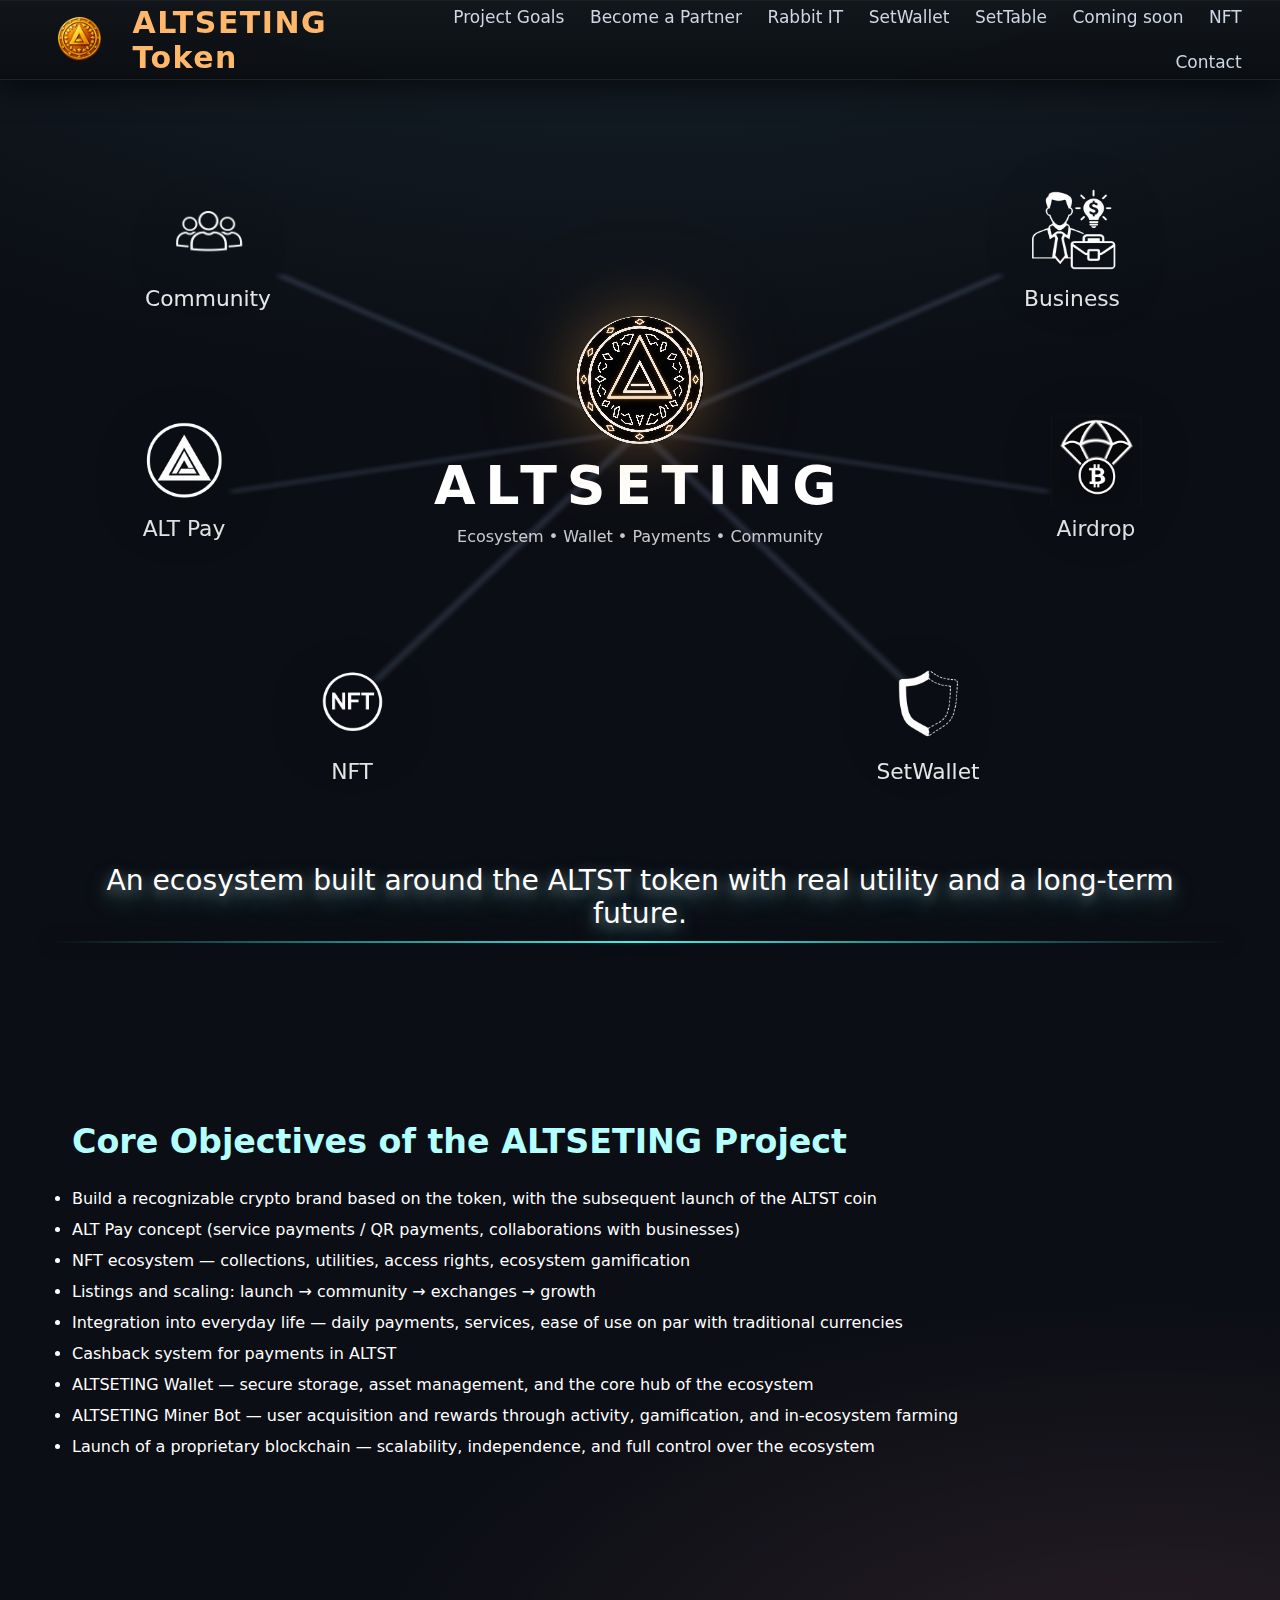
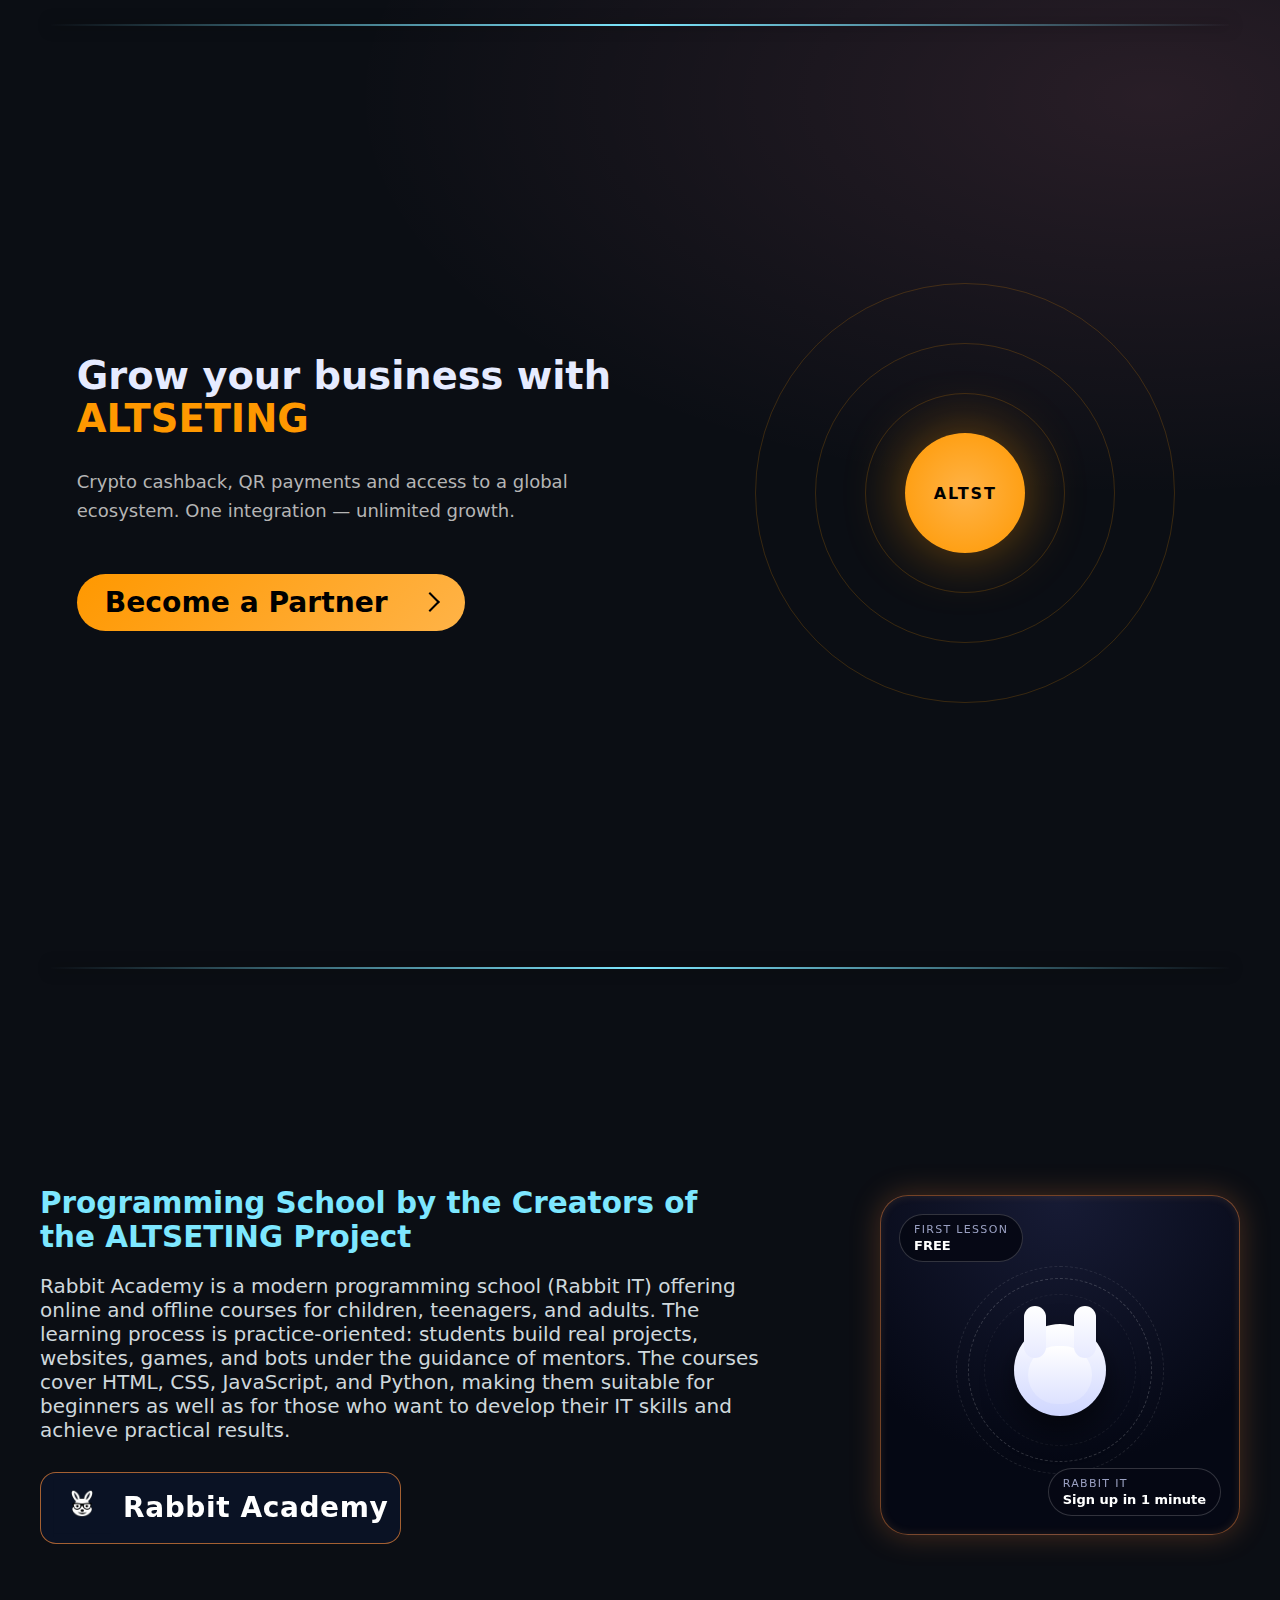
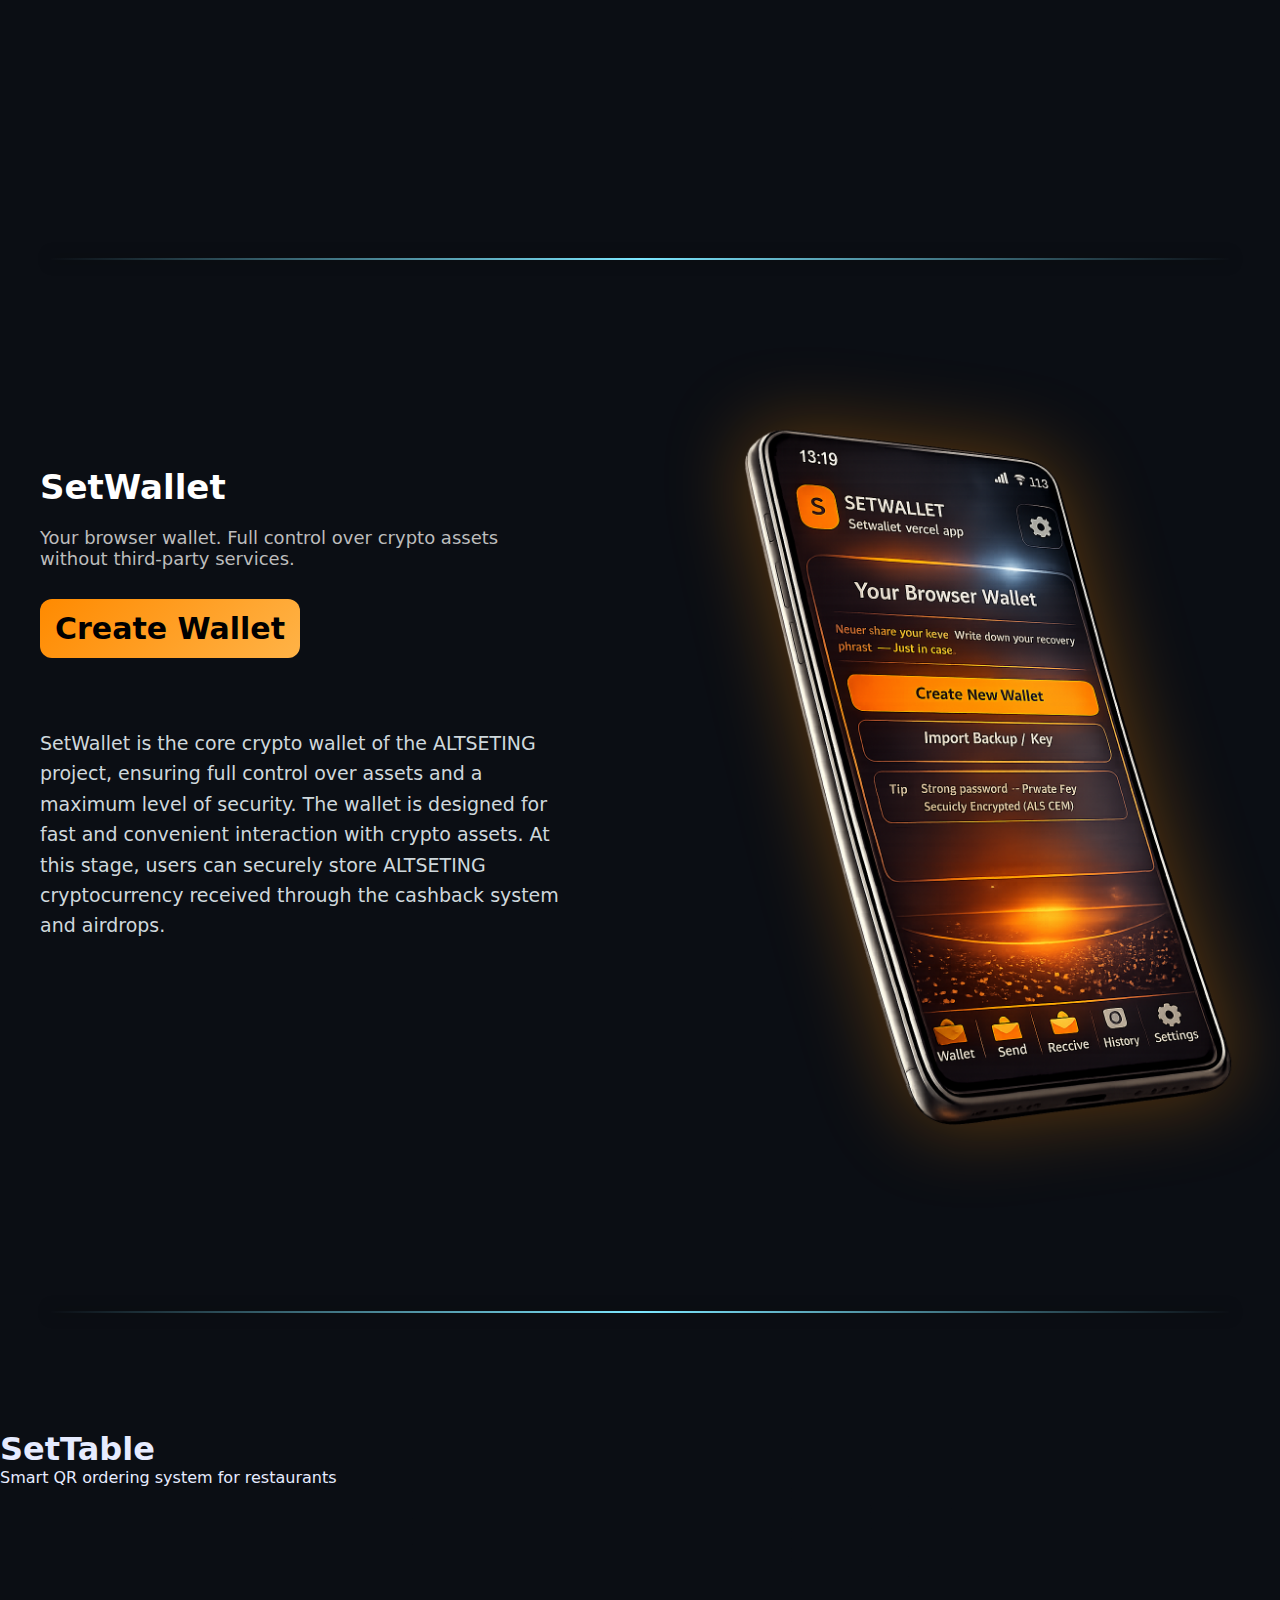
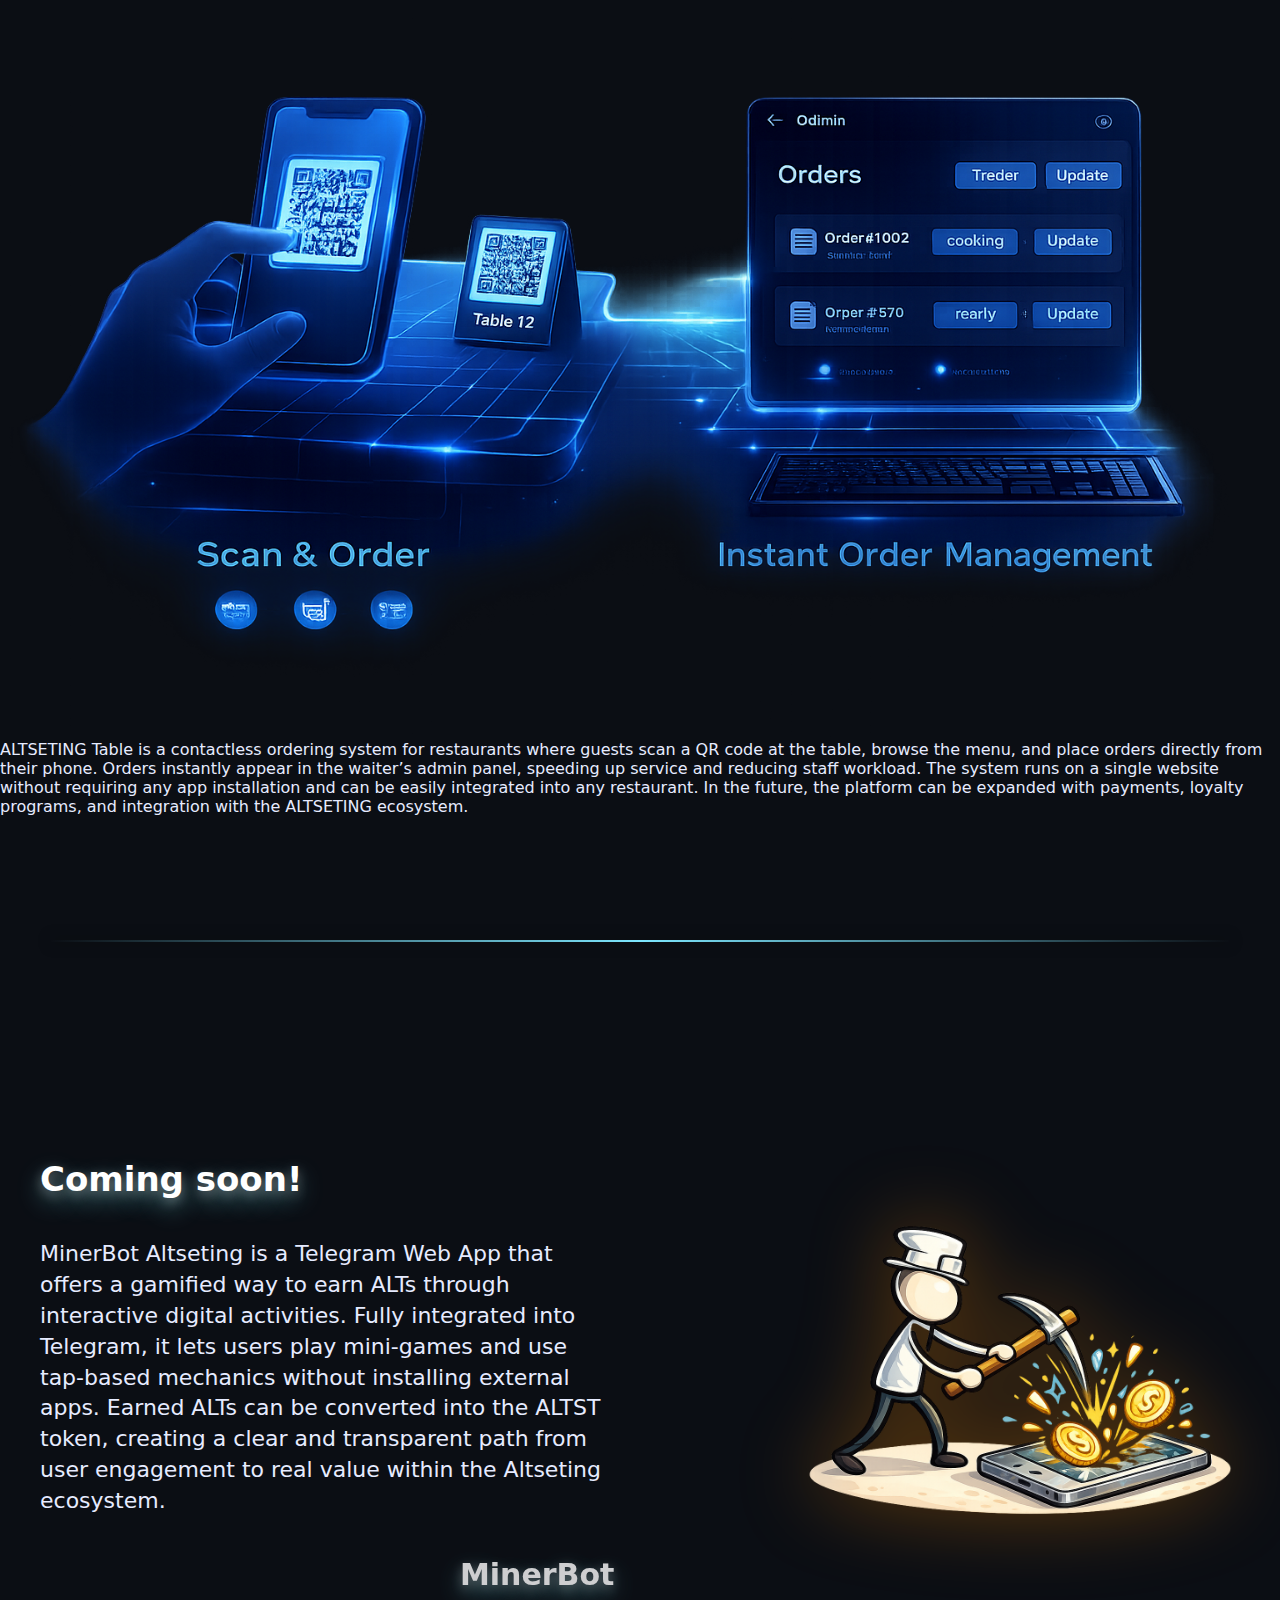
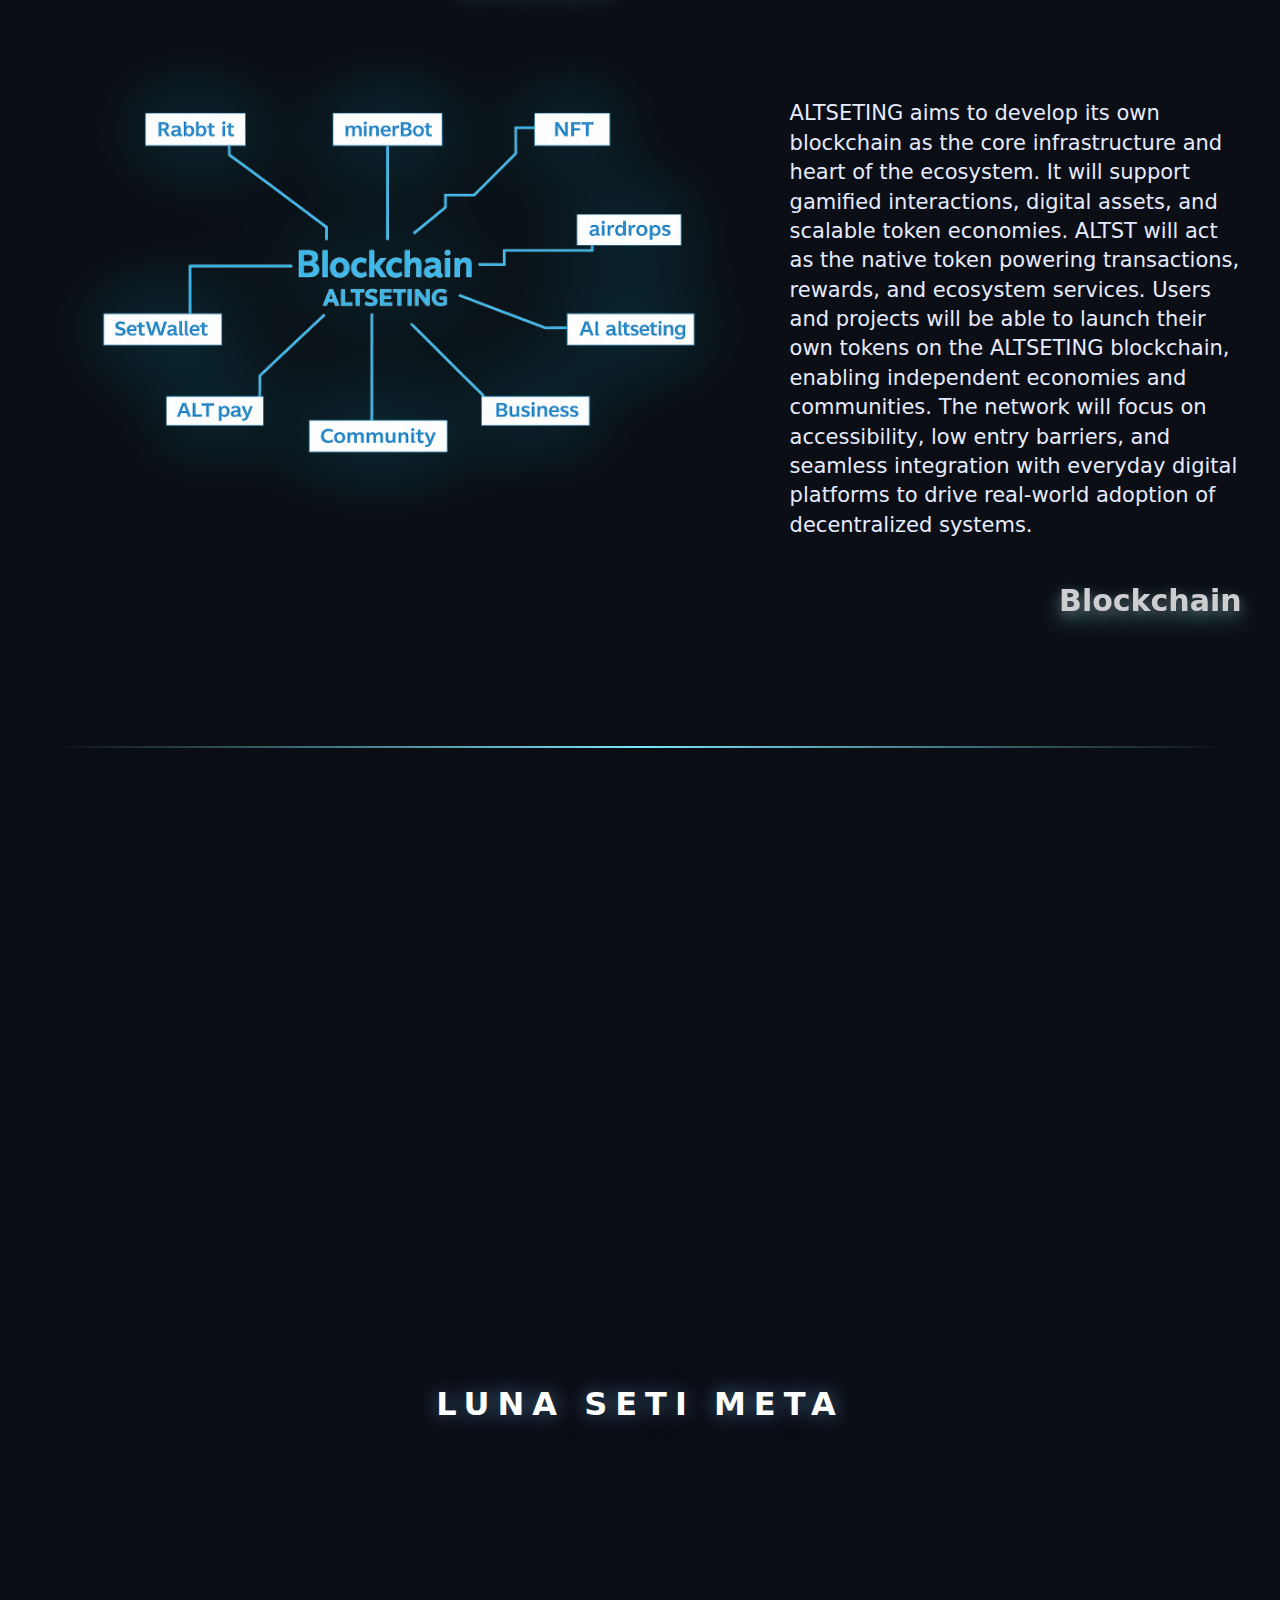
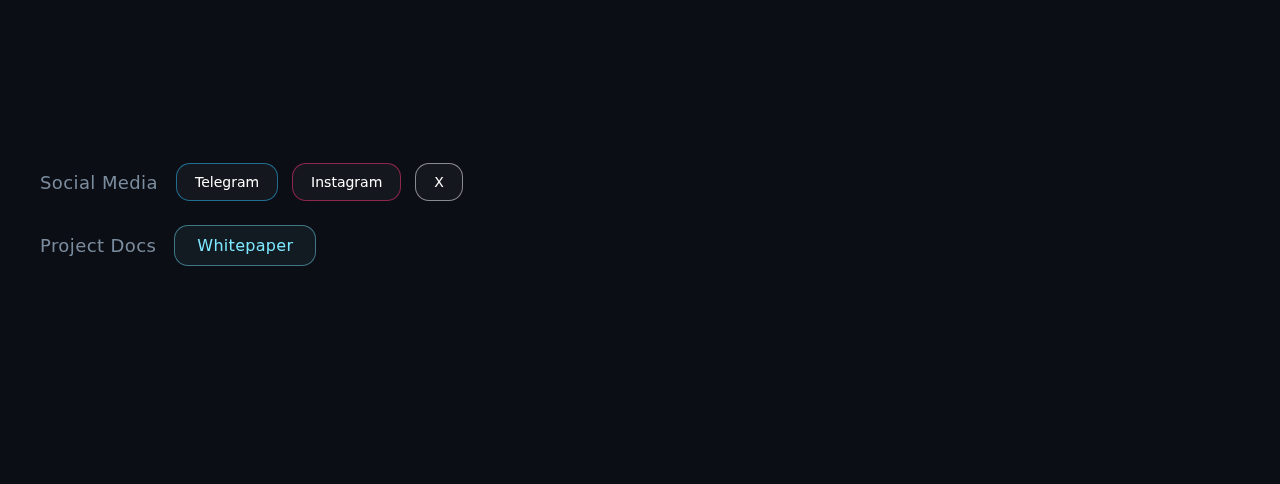
<file: index.html>
<!DOCTYPE html>
<html lang="en">
<head>
  <meta charset="UTF-8" />
  <meta name="viewport" content="width=device-width, initial-scale=1.0" />

  <title>ALTSETING Token - ($ALTST)</title>
  <link rel="stylesheet" href="main.css" />
<script>
    (function () {
    // якщо вже на mobile.html — нічого не робимо
        if (location.pathname.endsWith("m/mobile.html")) return;

        const isMobile = window.matchMedia("(max-width: 768px)").matches;
        if (isMobile) location.replace("m/mobile.html");
    })();
</script>
  <!-- ================= ALTSETING SEO / AVATAR / PREVIEW ================= -->
  <meta name="description" content="ALTSETING Token (ALTST) — Web3 ecosystem, crypto payments, cashback for real business, SETWALLET & ALTSETING Chain.">
  <meta name="theme-color" content="#ff7a00">

  <link rel="icon" href="/imeges/favicon.ico" type="image/x-icon">
  <link rel="icon" type="image/png" sizes="32x32" href="/imeges/favicon-32x32.png">
  <link rel="icon" type="image/png" sizes="192x192" href="/imeges/favicon-192x192.png">
  <link rel="apple-touch-icon" href="/imeges/apple-touch-icon.png">

  <meta property="og:title" content="ALTSETING Token (ALTST)">
  <meta property="og:description" content="ALTSETING — one crypto ecosystem for payments, cashback & Web3 business integration.">
  <meta property="og:image" content="https://altseting.com/imeges/og-image.png">
  <meta property="og:url" content="https://altseting.com">
  <meta property="og:type" content="website">

  <meta name="twitter:card" content="summary_large_image">
  <meta name="twitter:title" content="ALTSETING Token (ALTST)">
  <meta name="twitter:description" content="ALTSETING — Web3 crypto ecosystem for real business & payments.">
  <meta name="twitter:image" content="https://altseting.com/imeges/og-image.png">

  <script type="application/ld+json">
  {
    "@context": "https://schema.org",
    "@type": "Organization",
    "name": "ALTSETING Token",
    "url": "https://altseting.com",
    "logo": "https://altseting.com/imeges/favicon-192x192.png",
    "sameAs": [
      "https://twitter.com/altseting",
      "https://t.me/altseting"
    ]
  }
  </script>
  <!-- ================= END ALTSETING ================= -->
</head>

<body>
<header class="top">
    <div class="top-left">
        <img src="imeges/logo3.png" alt="ALTSETING logo" class="logo">
        <span class="title">ALTSETING Token</span>
    </div>

    <nav class="top-nav">
        <a href="#goals" class="nav-link">Project Goals</a>
        <a href="#partner" class="nav-link">Become a Partner</a>
        <a href="#academy" class="nav-link">Rabbit IT </a>
        <a href="#wallet" class="nav-link">SetWallet</a>
        <a href="#SetTable" class="nav-link">SetTable</a>
        <a href="#Coming soon" class="nav-link">Coming soon</a>
        <a href="#NFT" class="nav-link">NFT</a>
        <a href="#contact" class="nav-link">Contact</a>
    </nav>
</header>





  <section class="scheme">
    <div class="scheme-wrap">

      <svg class="scheme-lines" viewBox="0 0 100 100" preserveAspectRatio="none" aria-hidden="true">
        <line x1="50" y1="45" x2="20" y2="22" />
        <line x1="50" y1="45" x2="80" y2="22" />
        <line x1="50" y1="45" x2="16" y2="54" />
        <line x1="50" y1="45" x2="84" y2="54" />
        <line x1="50" y1="45" x2="28" y2="82" />
        <line x1="50" y1="45" x2="72" y2="82" />
      </svg>

      <div class="scheme-center">
        <div class="logo-video">
          <video
            class="logo-video__el"
            autoplay
            muted
            loop
            playsinline
            preload="auto"
            poster="imeges/blacklogo.jpg"
          >
            <source src="imeges/animlogo.mp4" type="video/mp4">
          </video>
        </div>

        <h1 class="scheme-title">ALTSETING</h1>
        <p class="scheme-sub">Ecosystem • Wallet • Payments • Community</p>
      </div>

      <div class="node" style="--x:14%; --y:18%;">
        <img class="node-icon" src="imeges/imgcommunity.png" alt="">
        <div class="node-text">Community</div>
      </div>

      <div class="node" style="--x:86%; --y:18%;">
        <img class="node-icon" src="imeges/imgbusiness.png" alt="">
        <div class="node-text">Business</div>
      </div>

      <div class="node" style="--x:12%; --y:52%;">
        <img class="node-icon" src="imeges/imgaltpay.png" alt="">
        <div class="node-text">ALT Pay</div>
      </div>

      <div class="node" style="--x:88%; --y:52%;">
        <img class="node-icon" src="imeges/imgairdrop.png" alt="">
        <div class="node-text">Airdrop</div>
      </div>

      <div class="node" style="--x:26%; --y:88%;">
        <img class="node-icon" src="imeges/imgnft.png" alt="">
        <div class="node-text">NFT</div>
      </div>

      <div class="node" style="--x:74%; --y:88%;">
        <img class="node-icon" src="imeges/imgsetwallet.png" alt="">
        <div class="node-text">SetWallet</div>
      </div>

    </div>
  </section>

  <h2 class="hero-title">
    An ecosystem built around the ALTST token with real utility and a long-term future.
  </h2>

  <section id="goals"></section>
  <section class="cover">
    <div class="cover-content">
      <h2>Core Objectives of the ALTSETING Project</h2>
      <ul>
        <li>Build a recognizable crypto brand based on the token, with the subsequent launch of the ALTST coin</li>
        <li>ALT Pay concept (service payments / QR payments, collaborations with businesses)</li>
        <li>NFT ecosystem — collections, utilities, access rights, ecosystem gamification</li>
        <li>Listings and scaling: launch → community → exchanges → growth</li>
        <li>Integration into everyday life — daily payments, services, ease of use on par with traditional currencies</li>
        <li>Cashback system for payments in ALTST</li>
        <li>ALTSETING Wallet — secure storage, asset management, and the core hub of the ecosystem</li>
        <li>ALTSETING Miner Bot — user acquisition and rewards through activity, gamification, and in-ecosystem farming</li>
        <li>Launch of a proprietary blockchain — scalability, independence, and full control over the ecosystem</li>
      </ul>
    </div>
  </section>

  <h5 class="line-sep">.</h5>
  <section id="partner"></section>
  <section class="partner-cta">
    <div class="partner-cta-inner">
      <div class="partner-cta-text">
        <h2>
          Grow your business with
          <span>ALTSETING</span>
        </h2>

        <p>
          Crypto cashback, QR payments and access to a global ecosystem.
          One integration — unlimited growth.
        </p>

        <a href="partner/partner.html" class="partner-btn">
          <h3 class="Become-text">Become a Partner</h3>
          <i class="arrow"></i>
        </a>
      </div>

      <div class="partner-cta-visual">
        <div class="ring ring-1"></div>
        <div class="ring ring-2"></div>
        <div class="ring ring-3"></div>

        <div class="core">
          <div class="core-inner">ALTST</div>
        </div>
      </div>
    </div>
  </section>

  <h5 class="line-sep">.</h5>

  <section id="academy"></section>
  <div class="hero-section">
    <div class="hero-left">
      <h1>Programming School by the Creators of the ALTSETING Project</h1>
      <p>
        Rabbit Academy is a modern programming school (Rabbit IT) offering online and offline courses for children,
        teenagers, and adults. The learning process is practice-oriented: students build real projects, websites,
        games, and bots under the guidance of mentors. The courses cover HTML, CSS, JavaScript, and Python,
        making them suitable for beginners as well as for those who want to develop their IT skills and achieve practical results.
      </p>

      <a href="https://www.rabbit.academy/" target="_blank" class="rabbit-btn">
        <img src="imeges/rabit2.png" alt="Rabbit IT">
        <span>Rabbit Academy</span>
      </a>
    </div>

    <div class="hero-card">
      <div class="hero-rabbit-orbit">
        <div class="rabbit-core">
          <span class="rabbit-face"></span>
          <span class="rabbit-ear ear-left"></span>
          <span class="rabbit-ear ear-right"></span>
        </div>

        <div class="orbit orbit-1"></div>
        <div class="orbit orbit-2"></div>
        <div class="orbit orbit-3"></div>
      </div>

      <div class="hero-tag hero-tag-top">
        <span>FIRST LESSON</span>
        <strong>FREE</strong>
      </div>

      <div class="hero-tag hero-tag-bottom">
        <span>RABBIT IT</span>
        <strong>Sign up in 1 minute</strong>
      </div>
    </div>
  </div>

  <h5 class="line-sep">.</h5>

  <section id="wallet"></section>
  <section class="wallet-section">
    <div class="wallet-content">
      <div class="wallet-text">
        <h1>SetWallet</h1>

        <p class="subtitle">
          Your browser wallet. Full control over crypto assets without third-party services.
        </p>

        <a href="https://setwallet.vercel.app/" target="_blank" class="wallet-btn">Create Wallet</a>

        <p class="description-setwallet">
          SetWallet is the core crypto wallet of the ALTSETING project, ensuring full control over assets and a maximum level of security.
          The wallet is designed for fast and convenient interaction with crypto assets. At this stage, users can securely store ALTSETING
          cryptocurrency received through the cashback system and airdrops.
        </p>
      </div>

      <div class="wallet-image">
        <img src="imeges/phone5.png" alt="SetWallet app">
      </div>
    </div>
  </section>

  <h5 class="line-sep">.</h5>

<section id="SetTable"></section>
<section class="SetTable">
  <div class="table-content">
    <div class="table-text">
      <h1>SetTable</h1>
      <p class="subtitle-table">Smart QR ordering system for restaurants</p>

      

    </div> 

  <div class = "settable-image">
    <img src="imeges/table.png" alt="image SetTable">
  </div>  
  <p class="main-text">ALTSETING Table is a contactless ordering system for restaurants where guests scan a QR code at the table, browse the menu, and place orders directly from their phone. Orders instantly appear in the waiter’s admin panel, speeding up service and reducing staff workload. The system runs on a single website without requiring any app installation and can be easily integrated into any restaurant. In the future, the platform can be expanded with payments, loyalty programs, and integration with the ALTSETING ecosystem.</p>


  </div>


</section>

<h5 class="line-sep">.</h5>



  <section id="Coming soon"></section>
  <section class="miner-bot">
    <div class="text-bot">
      <h2 class="soon">Coming soon!</h2>
      <p class="info-miner">
        MinerBot Altseting is a Telegram Web App that offers a gamified way to earn ALTs through interactive digital activities.
        Fully integrated into Telegram, it lets users play mini-games and use tap-based mechanics without installing external apps.
        Earned ALTs can be converted into the ALTST token, creating a clear and transparent path from user engagement to real value within the Altseting ecosystem.
      </p>
      <h2 class="name-miner">MinerBot</h2>
    </div>

    <div class="miner-image">
      <img src="imeges/miner.png" alt="minerBot">
    </div>
  </section>

  <section class="blockchain">
    <div class="T-blockchain">
      <p>
        ALTSETING aims to develop its own blockchain as the core infrastructure and heart of the ecosystem.
        It will support gamified interactions, digital assets, and scalable token economies. ALTST will act as the native token powering transactions,
        rewards, and ecosystem services. Users and projects will be able to launch their own tokens on the ALTSETING blockchain, enabling independent economies and communities.
        The network will focus on accessibility, low entry barriers, and seamless integration with everyday digital platforms to drive real-world adoption of decentralized systems.
      </p>
      <h2 class="name-blockchain">Blockchain</h2>
    </div>

    <div class="chain-image">
      <img src="imeges/block3.png" alt="blockchain">
    </div>
  </section>

  <h5 class="line-sep">.</h5>

  <section id="nft"></section>
  <div class="gallery">
    <div class="card"><img src="imeges/Luna2.png" alt="Luna"></div>
    <div class="card"><img src="imeges/Seti nft.png" alt="seti"></div>
    <div class="card"><img src="imeges/Meta.png" alt="meta"></div>
  </div>

  <p class="mame">LUNA SETI META</p>
  <p class="uniknft">
    Unique NFT characters — part of the ALTSETING (ALTST) ecosystem.
    Early NFT value: limited supply and priority access to future project opportunities.
  </p>

  <section id="contact"></section>
  <div class="footer-wrap">
    <div class="socials-bar">
      <span class="socials-text">Social Media</span>

      <div class="socials-links">
        <a href="tg://resolve?domain=ALTsetingtoken" target="_blank" class="social-btn tg">Telegram</a>
        <a href="https://www.instagram.com/altseting/" target="_blank" class="social-btn ig">Instagram</a>
        <a href="https://x.com/ALTSETING" target="_blank" class="social-btn x">X</a>
      </div>
    </div>

    <div class="Docs">
      <span class="Docs-text">Project Docs</span>
      <a class="whitepaper-link" href="whitepaper.html" target="_blank">Whitepaper</a>
    </div>
  </div>

  <h1 class="krapka">.</h1>
</body>
</html>
</file>
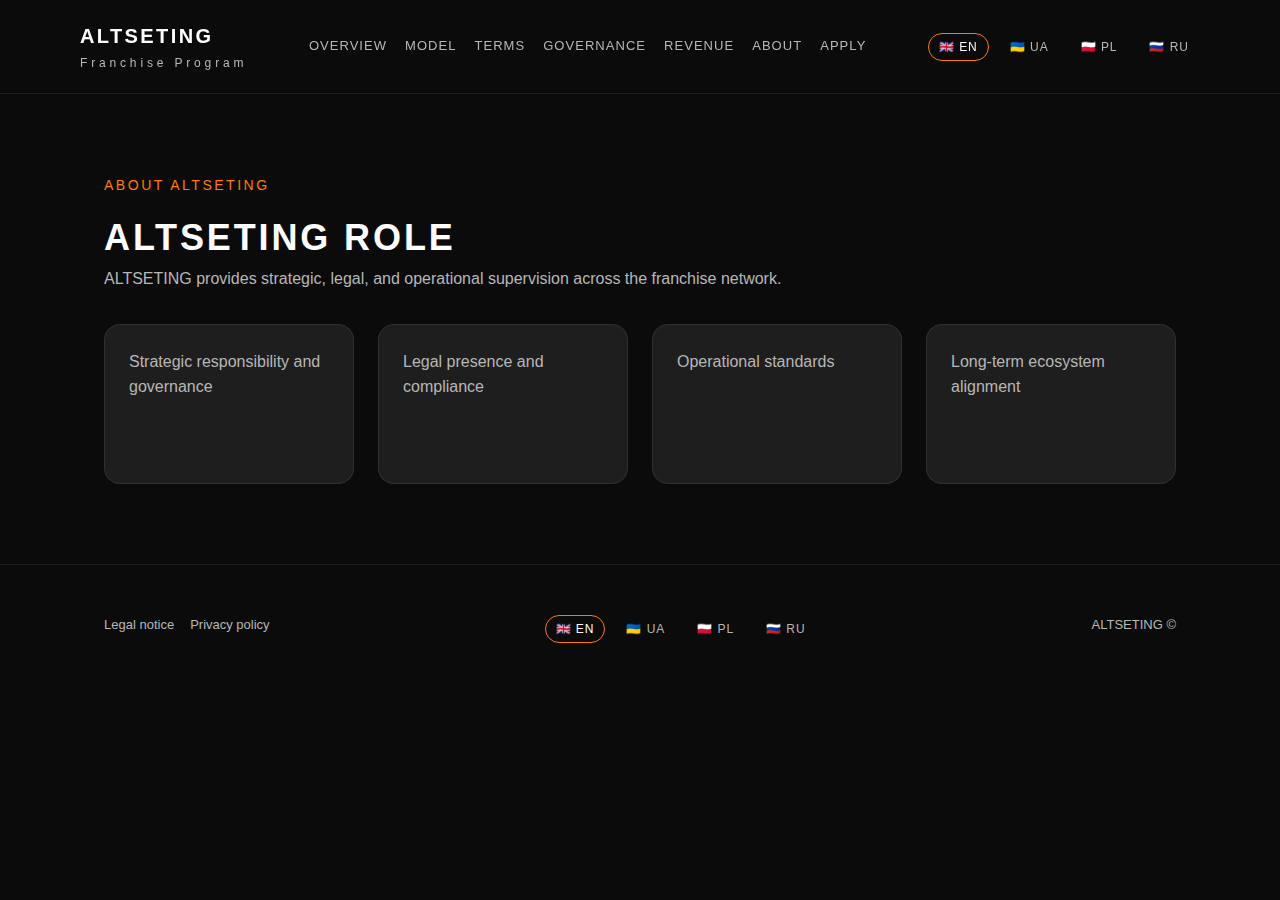
<file: franchise-ALTSETING/about.html>
<!DOCTYPE html>
<html lang="en">
<head>
  <meta charset="UTF-8" />
  <meta name="viewport" content="width=device-width, initial-scale=1" />
  <title>About ALTSETING</title>
  <link rel="stylesheet" href="styles.css" />
</head>
<body>
  <header class="site-header">
    <div class="container header-inner">
      <div class="brand">
        <strong>ALTSETING</strong>
        <span data-i18n="site.tagline">Franchise Program</span>
      </div>
      <nav class="main-nav">
        <a href="/franchise-ALTSETING/franchise.html" data-i18n="site.nav.home">Overview</a>
        <a href="/franchise-ALTSETING/model.html" data-i18n="site.nav.model">Model</a>
        <a href="/franchise-ALTSETING/terms.html" data-i18n="site.nav.terms">Terms</a>
        <a href="/franchise-ALTSETING/governance.html" data-i18n="site.nav.governance">Governance</a>
        <a href="/franchise-ALTSETING/revenue.html" data-i18n="site.nav.revenue">Revenue</a>
        <a href="/franchise-ALTSETING/about.html" data-i18n="site.nav.about">About</a>
        <a href="/franchise-ALTSETING/apply.html" data-i18n="site.nav.apply">Apply</a>
      </nav>
      <div class="language-switcher" aria-label="Language switcher">
        <button type="button" data-lang="EN">🇬🇧 EN</button>
        <button type="button" data-lang="UA">🇺🇦 UA</button>
        <button type="button" data-lang="PL">🇵🇱 PL</button>
        <button type="button" data-lang="RU">🇷🇺 RU</button>
      </div>
    </div>
  </header>

  <main>
    <section class="section">
      <div class="container">
        <div class="section-title" data-i18n="about.label">About ALTSETING</div>
        <h2 data-i18n="about.title">ALTSETING Role</h2>
        <p data-i18n="about.intro">ALTSETING provides strategic, legal, and operational supervision across the franchise network.</p>
        <ul class="card-grid" data-i18n-list="about.items"></ul>
      </div>
    </section>
  </main>

  <footer class="site-footer">
    <div class="container footer-grid">
      <div class="footer-links">
        <span data-i18n="site.footer.legal">Legal notice</span>
        <span data-i18n="site.footer.privacy">Privacy policy</span>
      </div>
      <div class="language-switcher" aria-label="Language switcher">
        <button type="button" data-lang="EN">🇬🇧 EN</button>
        <button type="button" data-lang="UA">🇺🇦 UA</button>
        <button type="button" data-lang="PL">🇵🇱 PL</button>
        <button type="button" data-lang="RU">🇷🇺 RU</button>
      </div>
      <div>
        <span data-i18n="site.footer.copyright">ALTSETING ©</span>
      </div>
    </div>
  </footer>

  <script src="script.js"></script>
</body>
</html>
</file>
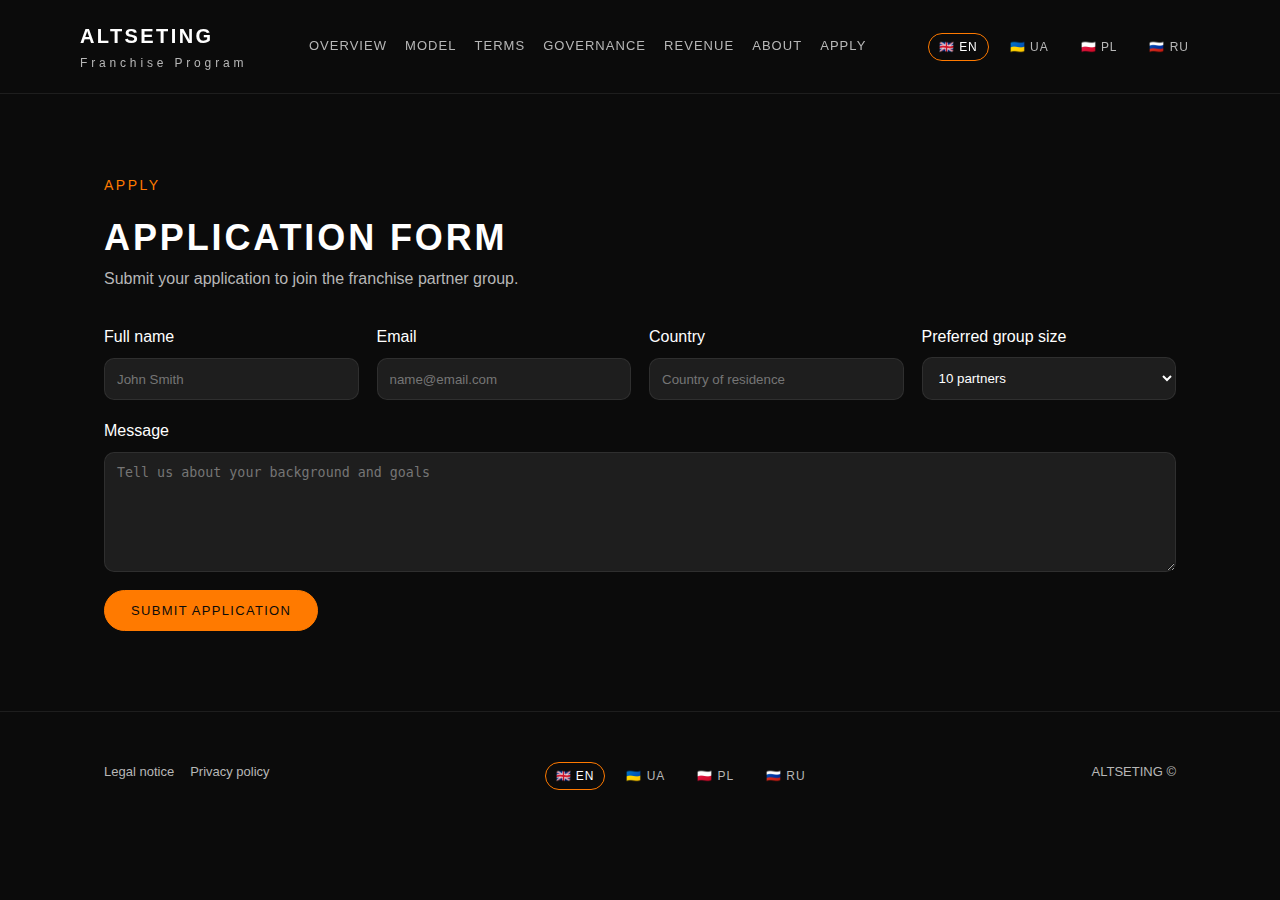
<file: franchise-ALTSETING/apply.html>
<!DOCTYPE html>
<html lang="en">
<head>
  <meta charset="UTF-8" />
  <meta name="viewport" content="width=device-width, initial-scale=1" />
  <title>ALTSETING Application</title>
  <link rel="stylesheet" href="styles.css" />
</head>
<body>
  <header class="site-header">
    <div class="container header-inner">
      <div class="brand">
        <strong>ALTSETING</strong>
        <span data-i18n="site.tagline">Franchise Program</span>
      </div>
      <nav class="main-nav">
        <a href="/franchise-ALTSETING/franchise.html" data-i18n="site.nav.home">Overview</a>
        <a href="/franchise-ALTSETING/model.html" data-i18n="site.nav.model">Model</a>
        <a href="/franchise-ALTSETING/terms.html" data-i18n="site.nav.terms">Terms</a>
        <a href="/franchise-ALTSETING/governance.html" data-i18n="site.nav.governance">Governance</a>
        <a href="/franchise-ALTSETING/revenue.html" data-i18n="site.nav.revenue">Revenue</a>
        <a href="/franchise-ALTSETING/about.html" data-i18n="site.nav.about">About</a>
        <a href="/franchise-ALTSETING/apply.html" data-i18n="site.nav.apply">Apply</a>
      </nav>
      <div class="language-switcher" aria-label="Language switcher">
        <button type="button" data-lang="EN">🇬🇧 EN</button>
        <button type="button" data-lang="UA">🇺🇦 UA</button>
        <button type="button" data-lang="PL">🇵🇱 PL</button>
        <button type="button" data-lang="RU">🇷🇺 RU</button>
      </div>
    </div>
  </header>

  <main>
    <section class="section">
      <div class="container">
        <div class="section-title" data-i18n="apply.label">Apply</div>
        <h2 data-i18n="apply.title">Application Form</h2>
        <p data-i18n="apply.intro">Submit your application to join the franchise partner group.</p>
        <form class="form-grid" action="#" method="post">
          <label class="form-field">
            <span data-i18n="apply.fields.name">Full name</span>
            <input type="text" name="full_name" data-i18n-placeholder="apply.placeholders.name" required />
          </label>
          <label class="form-field">
            <span data-i18n="apply.fields.email">Email</span>
            <input type="email" name="email" data-i18n-placeholder="apply.placeholders.email" required />
          </label>
          <label class="form-field">
            <span data-i18n="apply.fields.country">Country</span>
            <input type="text" name="country" data-i18n-placeholder="apply.placeholders.country" required />
          </label>
          <label class="form-field">
            <span data-i18n="apply.fields.group">Preferred group size</span>
            <select name="group_size" data-i18n-options="apply.groupOptions" required></select>
          </label>
          <label class="form-field" style="grid-column: 1 / -1;">
            <span data-i18n="apply.fields.message">Message</span>
            <textarea name="message" data-i18n-placeholder="apply.placeholders.message"></textarea>
          </label>
          <div style="grid-column: 1 / -1;">
            <button class="button primary" type="submit" data-i18n="apply.button">Submit Application</button>
          </div>
        </form>
      </div>
    </section>
  </main>

  <footer class="site-footer">
    <div class="container footer-grid">
      <div class="footer-links">
        <span data-i18n="site.footer.legal">Legal notice</span>
        <span data-i18n="site.footer.privacy">Privacy policy</span>
      </div>
      <div class="language-switcher" aria-label="Language switcher">
        <button type="button" data-lang="EN">🇬🇧 EN</button>
        <button type="button" data-lang="UA">🇺🇦 UA</button>
        <button type="button" data-lang="PL">🇵🇱 PL</button>
        <button type="button" data-lang="RU">🇷🇺 RU</button>
      </div>
      <div>
        <span data-i18n="site.footer.copyright">ALTSETING ©</span>
      </div>
    </div>
  </footer>

  <script src="script.js"></script>
</body>
</html>
</file>
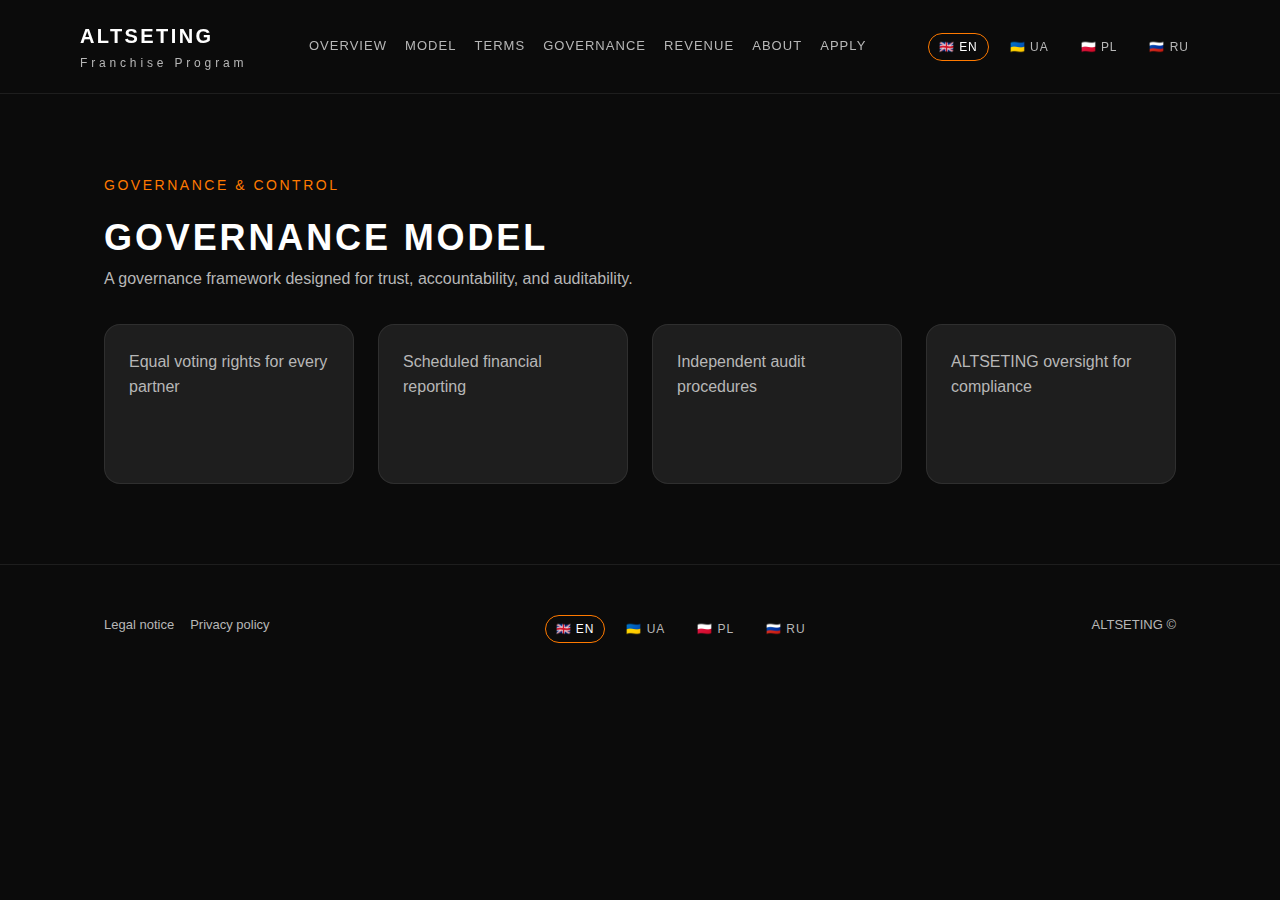
<file: franchise-ALTSETING/governance.html>
<!DOCTYPE html>
<html lang="en">
<head>
  <meta charset="UTF-8" />
  <meta name="viewport" content="width=device-width, initial-scale=1" />
  <title>ALTSETING Governance</title>
  <link rel="stylesheet" href="styles.css" />
</head>
<body>
  <header class="site-header">
    <div class="container header-inner">
      <div class="brand">
        <strong>ALTSETING</strong>
        <span data-i18n="site.tagline">Franchise Program</span>
      </div>
      <nav class="main-nav">
        <a href="/franchise-ALTSETING/franchise.html" data-i18n="site.nav.home">Overview</a>
        <a href="/franchise-ALTSETING/model.html" data-i18n="site.nav.model">Model</a>
        <a href="/franchise-ALTSETING/terms.html" data-i18n="site.nav.terms">Terms</a>
        <a href="/franchise-ALTSETING/governance.html" data-i18n="site.nav.governance">Governance</a>
        <a href="/franchise-ALTSETING/revenue.html" data-i18n="site.nav.revenue">Revenue</a>
        <a href="/franchise-ALTSETING/about.html" data-i18n="site.nav.about">About</a>
        <a href="/franchise-ALTSETING/apply.html" data-i18n="site.nav.apply">Apply</a>
      </nav>
      <div class="language-switcher" aria-label="Language switcher">
        <button type="button" data-lang="EN">🇬🇧 EN</button>
        <button type="button" data-lang="UA">🇺🇦 UA</button>
        <button type="button" data-lang="PL">🇵🇱 PL</button>
        <button type="button" data-lang="RU">🇷🇺 RU</button>
      </div>
    </div>
  </header>

  <main>
    <section class="section">
      <div class="container">
        <div class="section-title" data-i18n="governance.label">Governance & Control</div>
        <h2 data-i18n="governance.title">Governance Model</h2>
        <p data-i18n="governance.intro">A governance framework designed for trust, accountability, and auditability.</p>
        <ul class="card-grid" data-i18n-list="governance.items"></ul>
      </div>
    </section>
  </main>

  <footer class="site-footer">
    <div class="container footer-grid">
      <div class="footer-links">
        <span data-i18n="site.footer.legal">Legal notice</span>
        <span data-i18n="site.footer.privacy">Privacy policy</span>
      </div>
      <div class="language-switcher" aria-label="Language switcher">
        <button type="button" data-lang="EN">🇬🇧 EN</button>
        <button type="button" data-lang="UA">🇺🇦 UA</button>
        <button type="button" data-lang="PL">🇵🇱 PL</button>
        <button type="button" data-lang="RU">🇷🇺 RU</button>
      </div>
      <div>
        <span data-i18n="site.footer.copyright">ALTSETING ©</span>
      </div>
    </div>
  </footer>

  <script src="script.js"></script>
</body>
</html>
</file>
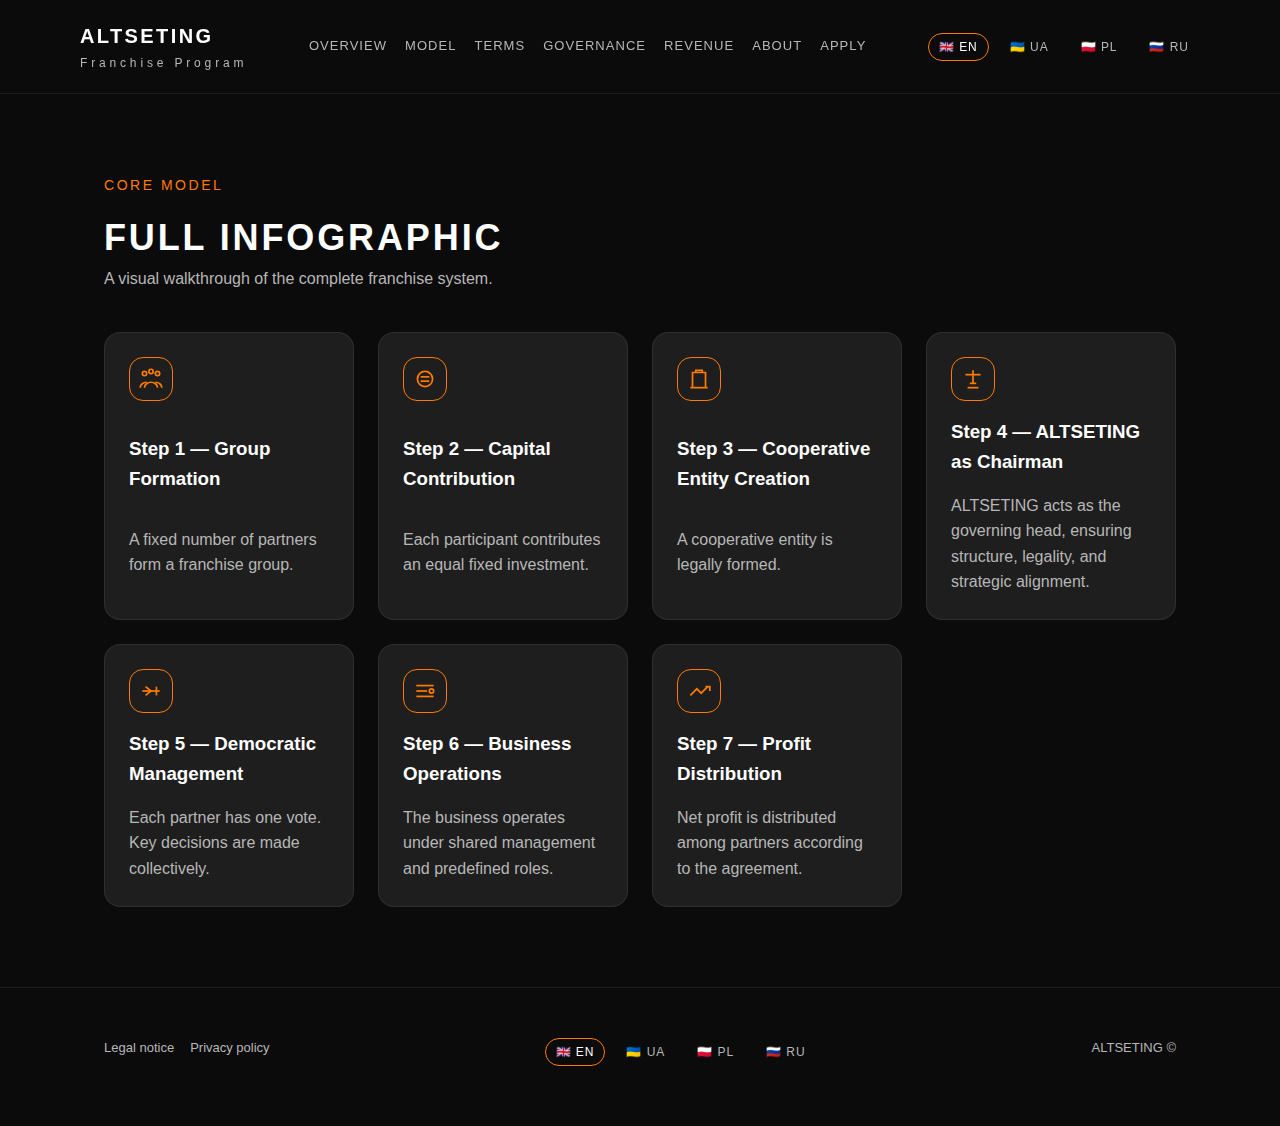
<file: franchise-ALTSETING/model.html>
<!DOCTYPE html>
<html lang="en">
<head>
  <meta charset="UTF-8" />
  <meta name="viewport" content="width=device-width, initial-scale=1" />
  <title>ALTSETING Franchise Model</title>
  <link rel="stylesheet" href="styles.css" />
</head>
<body>
  <header class="site-header">
    <div class="container header-inner">
      <div class="brand">
        <strong>ALTSETING</strong>
        <span data-i18n="site.tagline">Franchise Program</span>
      </div>
      <nav class="main-nav">
        <a href="/franchise-ALTSETING/franchise.html" data-i18n="site.nav.home">Overview</a>
        <a href="/franchise-ALTSETING/model.html" data-i18n="site.nav.model">Model</a>
        <a href="/franchise-ALTSETING/terms.html" data-i18n="site.nav.terms">Terms</a>
        <a href="/franchise-ALTSETING/governance.html" data-i18n="site.nav.governance">Governance</a>
        <a href="/franchise-ALTSETING/revenue.html" data-i18n="site.nav.revenue">Revenue</a>
        <a href="/franchise-ALTSETING/about.html" data-i18n="site.nav.about">About</a>
        <a href="/franchise-ALTSETING/apply.html" data-i18n="site.nav.apply">Apply</a>
      </nav>
      <div class="language-switcher" aria-label="Language switcher">
        <button type="button" data-lang="EN">🇬🇧 EN</button>
        <button type="button" data-lang="UA">🇺🇦 UA</button>
        <button type="button" data-lang="PL">🇵🇱 PL</button>
        <button type="button" data-lang="RU">🇷🇺 RU</button>
      </div>
    </div>
  </header>

  <main>
    <section class="section">
      <div class="container">
        <div class="section-title" data-i18n="infographic.label">Core Model</div>
        <h2 data-i18n="infographic.title">Full Infographic</h2>
        <p data-i18n="infographic.subtitle">A visual walkthrough of the complete franchise system.</p>
        <div class="infographic" data-infographic></div>
      </div>
    </section>
  </main>

  <footer class="site-footer">
    <div class="container footer-grid">
      <div class="footer-links">
        <span data-i18n="site.footer.legal">Legal notice</span>
        <span data-i18n="site.footer.privacy">Privacy policy</span>
      </div>
      <div class="language-switcher" aria-label="Language switcher">
        <button type="button" data-lang="EN">🇬🇧 EN</button>
        <button type="button" data-lang="UA">🇺🇦 UA</button>
        <button type="button" data-lang="PL">🇵🇱 PL</button>
        <button type="button" data-lang="RU">🇷🇺 RU</button>
      </div>
      <div>
        <span data-i18n="site.footer.copyright">ALTSETING ©</span>
      </div>
    </div>
  </footer>

  <script src="script.js"></script>
</body>
</html>
</file>
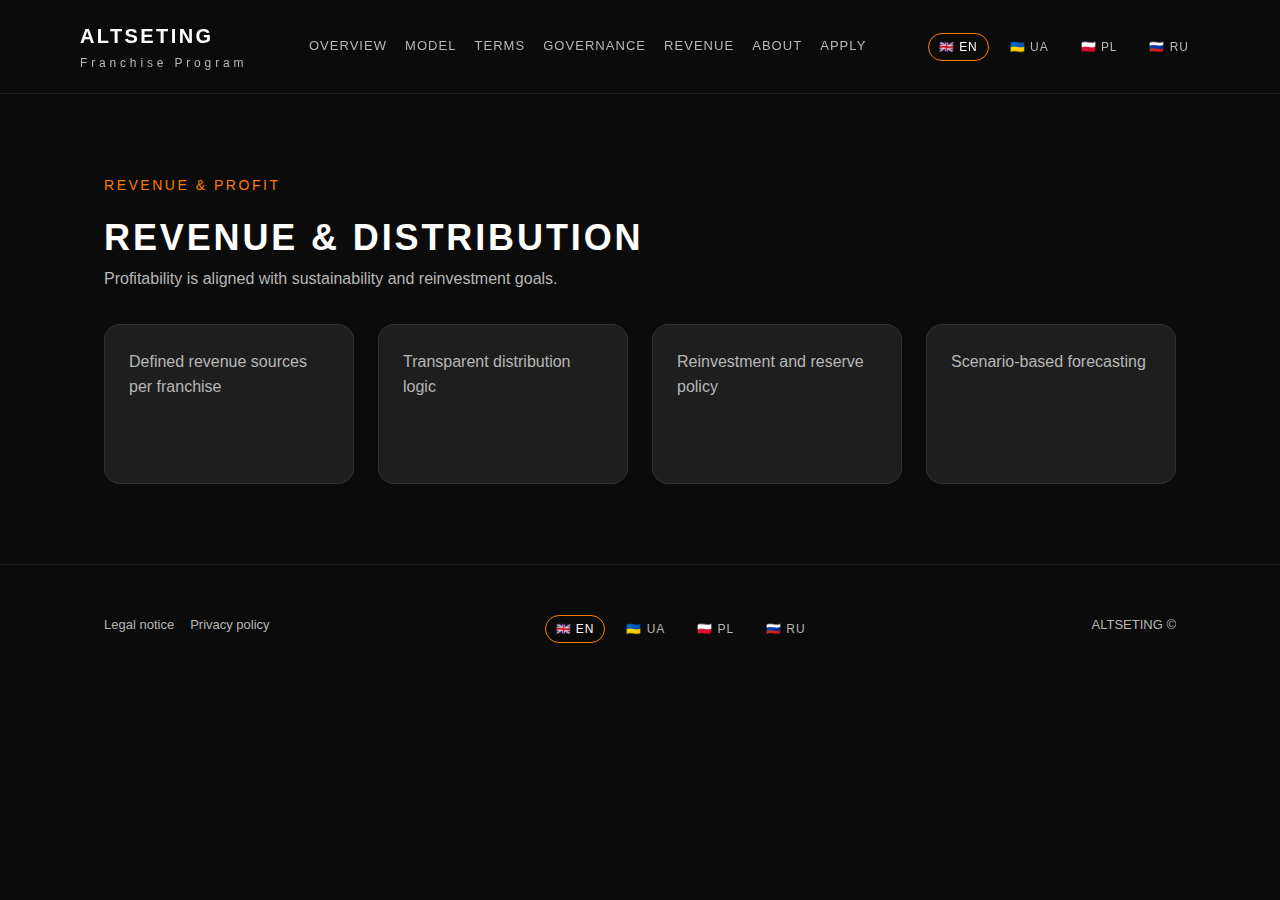
<file: franchise-ALTSETING/revenue.html>
<!DOCTYPE html>
<html lang="en">
<head>
  <meta charset="UTF-8" />
  <meta name="viewport" content="width=device-width, initial-scale=1" />
  <title>ALTSETING Revenue</title>
  <link rel="stylesheet" href="styles.css" />
</head>
<body>
  <header class="site-header">
    <div class="container header-inner">
      <div class="brand">
        <strong>ALTSETING</strong>
        <span data-i18n="site.tagline">Franchise Program</span>
      </div>
      <nav class="main-nav">
        <a href="/franchise-ALTSETING/franchise.html" data-i18n="site.nav.home">Overview</a>
        <a href="/franchise-ALTSETING/model.html" data-i18n="site.nav.model">Model</a>
        <a href="/franchise-ALTSETING/terms.html" data-i18n="site.nav.terms">Terms</a>
        <a href="/franchise-ALTSETING/governance.html" data-i18n="site.nav.governance">Governance</a>
        <a href="/franchise-ALTSETING/revenue.html" data-i18n="site.nav.revenue">Revenue</a>
        <a href="/franchise-ALTSETING/about.html" data-i18n="site.nav.about">About</a>
        <a href="/franchise-ALTSETING/apply.html" data-i18n="site.nav.apply">Apply</a>
      </nav>
      <div class="language-switcher" aria-label="Language switcher">
        <button type="button" data-lang="EN">🇬🇧 EN</button>
        <button type="button" data-lang="UA">🇺🇦 UA</button>
        <button type="button" data-lang="PL">🇵🇱 PL</button>
        <button type="button" data-lang="RU">🇷🇺 RU</button>
      </div>
    </div>
  </header>

  <main>
    <section class="section">
      <div class="container">
        <div class="section-title" data-i18n="revenue.label">Revenue & Profit</div>
        <h2 data-i18n="revenue.title">Revenue & Distribution</h2>
        <p data-i18n="revenue.intro">Profitability is aligned with sustainability and reinvestment goals.</p>
        <ul class="card-grid" data-i18n-list="revenue.items"></ul>
      </div>
    </section>
  </main>

  <footer class="site-footer">
    <div class="container footer-grid">
      <div class="footer-links">
        <span data-i18n="site.footer.legal">Legal notice</span>
        <span data-i18n="site.footer.privacy">Privacy policy</span>
      </div>
      <div class="language-switcher" aria-label="Language switcher">
        <button type="button" data-lang="EN">🇬🇧 EN</button>
        <button type="button" data-lang="UA">🇺🇦 UA</button>
        <button type="button" data-lang="PL">🇵🇱 PL</button>
        <button type="button" data-lang="RU">🇷🇺 RU</button>
      </div>
      <div>
        <span data-i18n="site.footer.copyright">ALTSETING ©</span>
      </div>
    </div>
  </footer>

  <script src="script.js"></script>
</body>
</html>
</file>
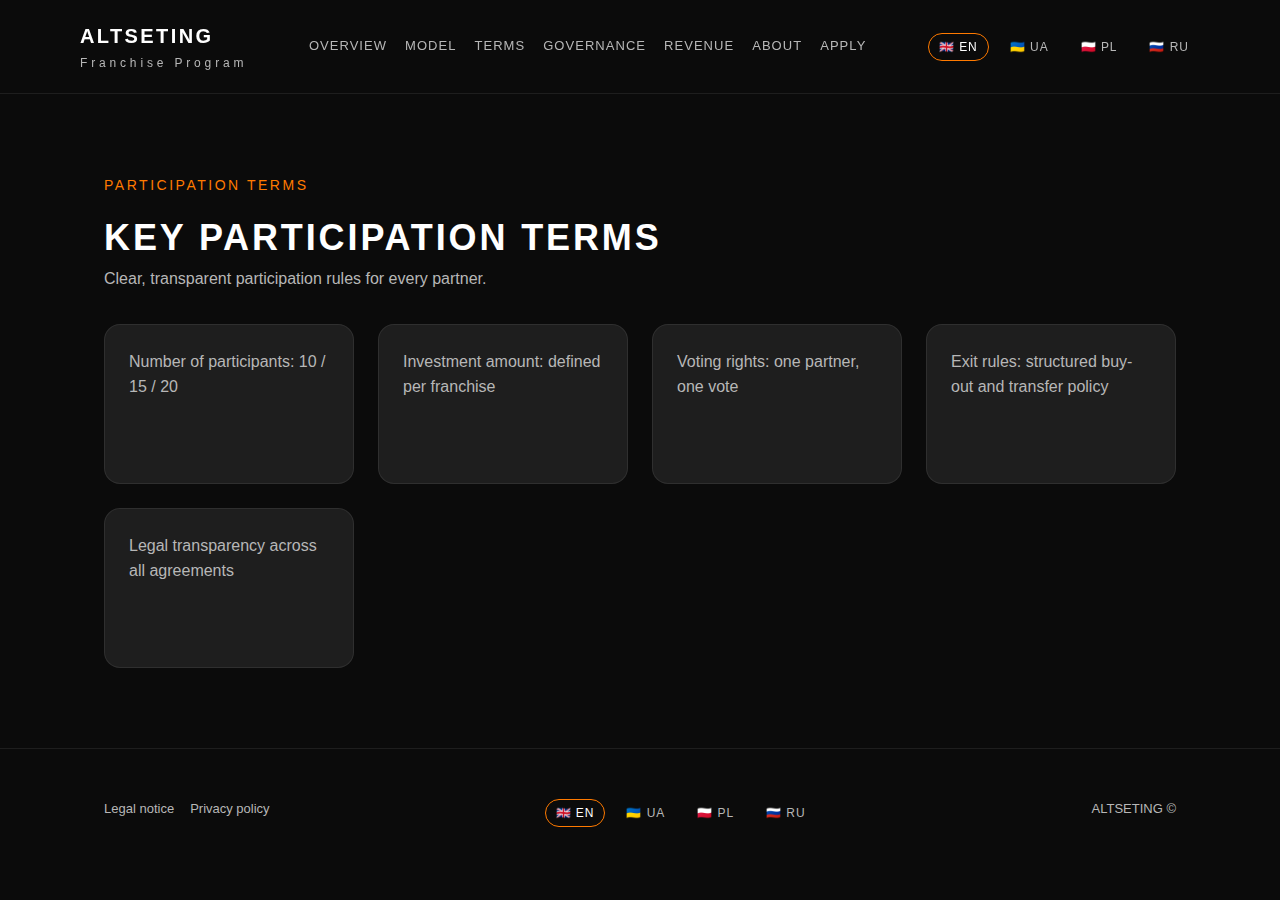
<file: franchise-ALTSETING/terms.html>
<!DOCTYPE html>
<html lang="en">
<head>
  <meta charset="UTF-8" />
  <meta name="viewport" content="width=device-width, initial-scale=1" />
  <title>ALTSETING Franchise Terms</title>
  <link rel="stylesheet" href="styles.css" />
</head>
<body>
  <header class="site-header">
    <div class="container header-inner">
      <div class="brand">
        <strong>ALTSETING</strong>
        <span data-i18n="site.tagline">Franchise Program</span>
      </div>
      <nav class="main-nav">
        <a href="/franchise-ALTSETING/franchise.html" data-i18n="site.nav.home">Overview</a>
        <a href="/franchise-ALTSETING/model.html" data-i18n="site.nav.model">Model</a>
        <a href="/franchise-ALTSETING/terms.html" data-i18n="site.nav.terms">Terms</a>
        <a href="/franchise-ALTSETING/governance.html" data-i18n="site.nav.governance">Governance</a>
        <a href="/franchise-ALTSETING/revenue.html" data-i18n="site.nav.revenue">Revenue</a>
        <a href="/franchise-ALTSETING/about.html" data-i18n="site.nav.about">About</a>
        <a href="/franchise-ALTSETING/apply.html" data-i18n="site.nav.apply">Apply</a>
      </nav>
      <div class="language-switcher" aria-label="Language switcher">
        <button type="button" data-lang="EN">🇬🇧 EN</button>
        <button type="button" data-lang="UA">🇺🇦 UA</button>
        <button type="button" data-lang="PL">🇵🇱 PL</button>
        <button type="button" data-lang="RU">🇷🇺 RU</button>
      </div>
    </div>
  </header>

  <main>
    <section class="section">
      <div class="container">
        <div class="section-title" data-i18n="terms.label">Participation Terms</div>
        <h2 data-i18n="terms.title">Key Participation Terms</h2>
        <p data-i18n="terms.intro">Clear, transparent participation rules for every partner.</p>
        <ul class="card-grid" data-i18n-list="terms.items"></ul>
      </div>
    </section>
  </main>

  <footer class="site-footer">
    <div class="container footer-grid">
      <div class="footer-links">
        <span data-i18n="site.footer.legal">Legal notice</span>
        <span data-i18n="site.footer.privacy">Privacy policy</span>
      </div>
      <div class="language-switcher" aria-label="Language switcher">
        <button type="button" data-lang="EN">🇬🇧 EN</button>
        <button type="button" data-lang="UA">🇺🇦 UA</button>
        <button type="button" data-lang="PL">🇵🇱 PL</button>
        <button type="button" data-lang="RU">🇷🇺 RU</button>
      </div>
      <div>
        <span data-i18n="site.footer.copyright">ALTSETING ©</span>
      </div>
    </div>
  </footer>

  <script src="script.js"></script>
</body>
</html>
</file>
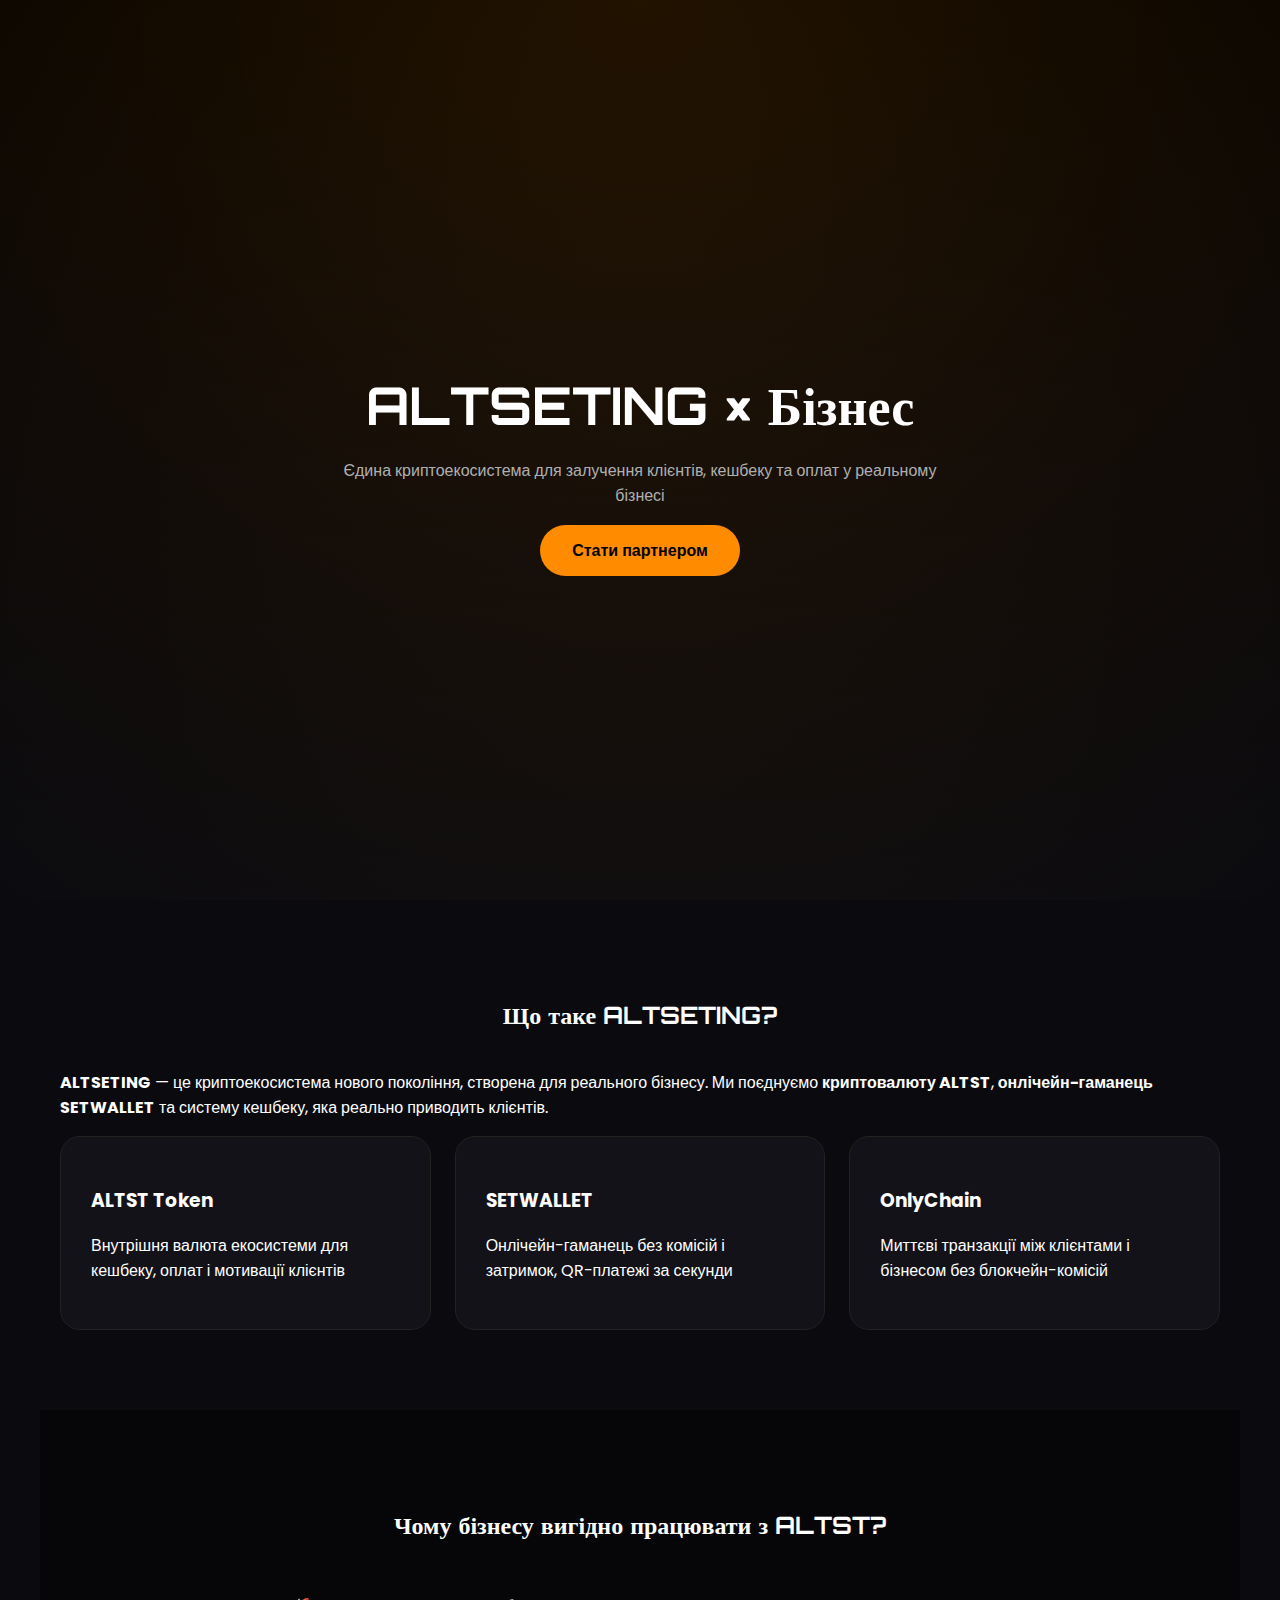
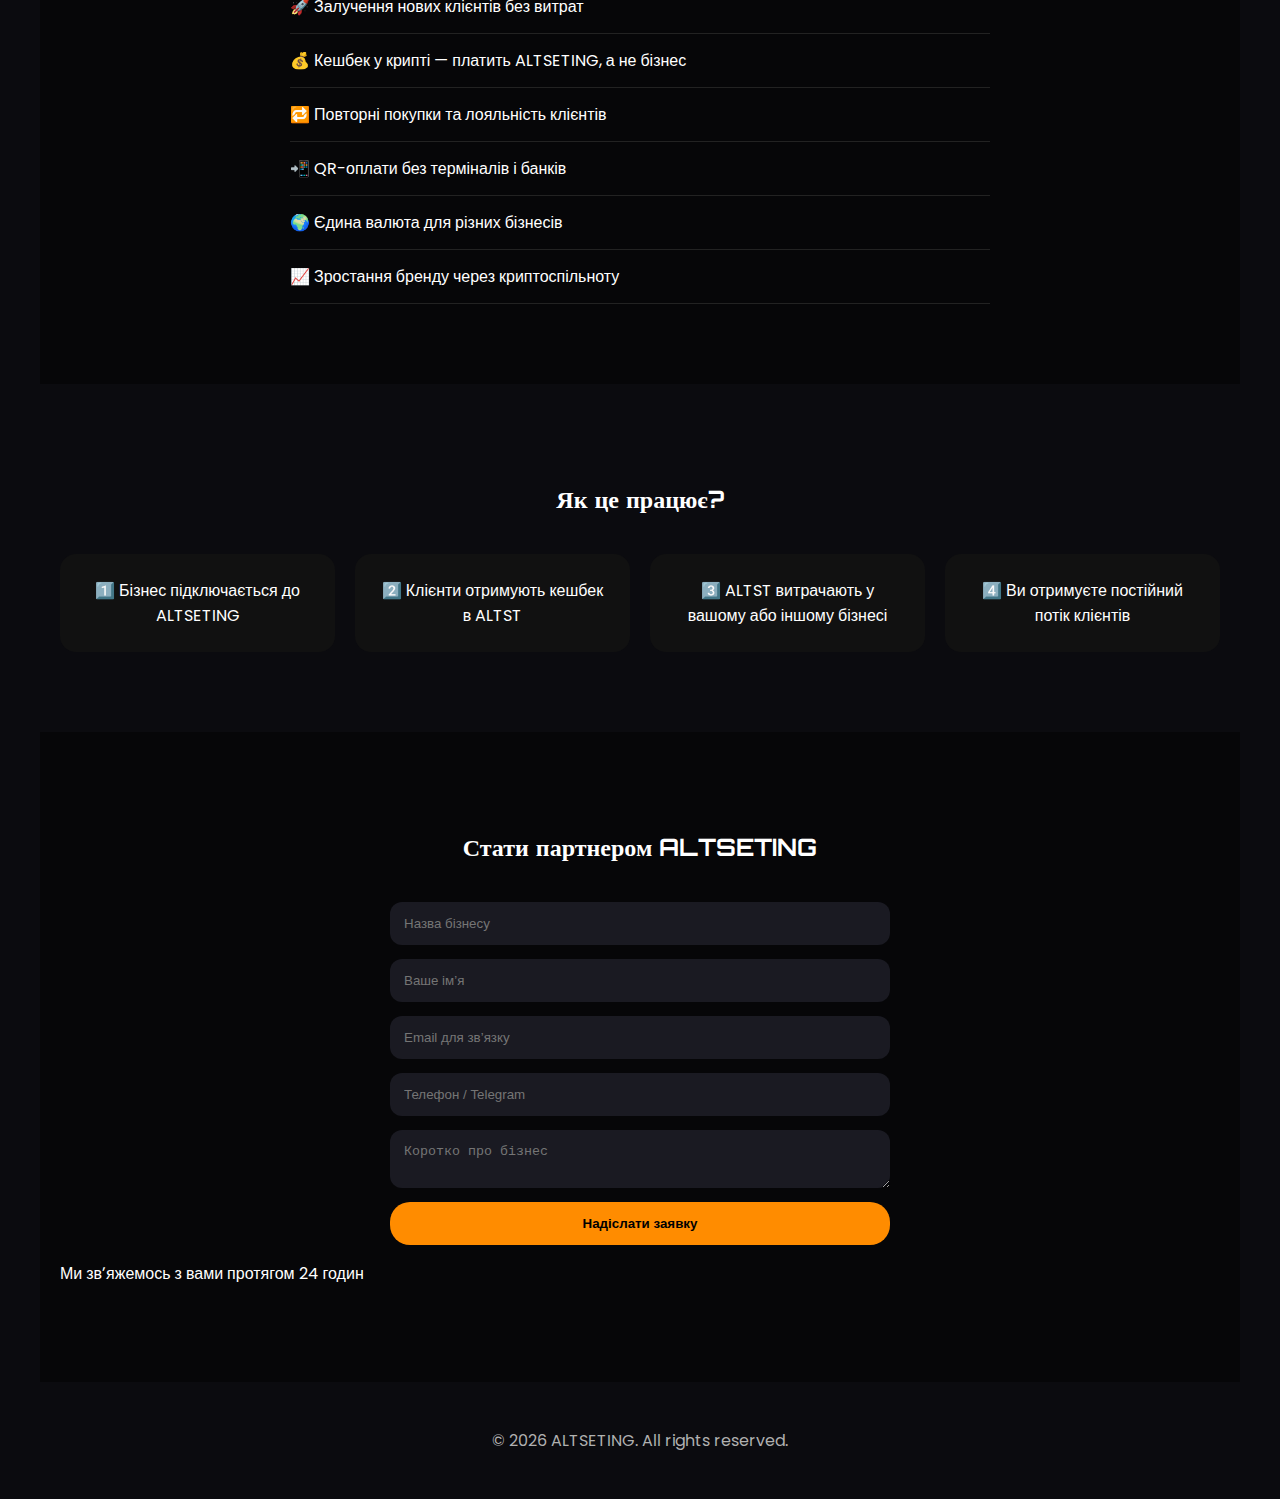
<file: partner/partner.html>
<!DOCTYPE html>
<html lang="uk">
<head>
  <meta charset="UTF-8" />
  <title>ALTSETING Partner — Криптокешбек для бізнесу</title>
  <meta name="viewport" content="width=device-width, initial-scale=1.0" />

  <link rel="stylesheet" href="partner.css" />
  <link href="https://fonts.googleapis.com/css2?family=Orbitron:wght@400;600;800&family=Poppins:wght@300;400;600&display=swap" rel="stylesheet">
  <!-- ================= ALTSETING SEO / AVATAR / PREVIEW ================= -->
  <meta name="description" content="ALTSETING Token (ALTST) — Web3 ecosystem, crypto payments, cashback for real business, SETWALLET & ALTSETING Chain.">
  <meta name="theme-color" content="#ff7a00">

  <link rel="icon" href="/imeges/favicon.ico" type="image/x-icon">
  <link rel="icon" type="image/png" sizes="32x32" href="/imeges/favicon-32x32.png">
  <link rel="icon" type="image/png" sizes="192x192" href="/imeges/favicon-192x192.png">
  <link rel="apple-touch-icon" href="/imeges/apple-touch-icon.png">

  <meta property="og:title" content="ALTSETING Token (ALTST)">
  <meta property="og:description" content="ALTSETING — one crypto ecosystem for payments, cashback & Web3 business integration.">
  <meta property="og:image" content="https://altseting.com/imeges/og-image.png">
  <meta property="og:url" content="https://altseting.com">
  <meta property="og:type" content="website">

  <meta name="twitter:card" content="summary_large_image">
  <meta name="twitter:title" content="ALTSETING Token (ALTST)">
  <meta name="twitter:description" content="ALTSETING — Web3 crypto ecosystem for real business & payments.">
  <meta name="twitter:image" content="https://altseting.com/imeges/og-image.png">

  <script type="application/ld+json">
  {
    "@context": "https://schema.org",
    "@type": "Organization",
    "name": "ALTSETING Token",
    "url": "https://altseting.com",
    "logo": "https://altseting.com/imeges/favicon-192x192.png",
    "sameAs": [
      "https://twitter.com/altseting",
      "https://t.me/altseting"
    ]
  }
  </script>
  <!-- ================= END ALTSETING ================= -->
</head>
<body>

<!-- HERO -->
<section class="hero">
  <div class="hero-content">
    <h1>ALTSETING × Бізнес</h1>
    <p>
      Єдина криптоекосистема для залучення клієнтів, кешбеку та оплат у реальному бізнесі
    </p>
    <a href="#partner-form" class="hero-btn">Стати партнером</a>
  </div>
</section>

<!-- ABOUT -->
<section class="section">
  <h2>Що таке ALTSETING?</h2>
  <p>
    <strong>ALTSETING</strong> — це криптоекосистема нового покоління, створена для
    реального бізнесу. Ми поєднуємо <strong>криптовалюту ALTST</strong>,
    <strong>онлічейн-гаманець SETWALLET</strong> та систему кешбеку,
    яка реально приводить клієнтів.
  </p>

  <div class="cards">
    <div class="card">
      <h3>ALTST Token</h3>
      <p>Внутрішня валюта екосистеми для кешбеку, оплат і мотивації клієнтів</p>
    </div>
    <div class="card">
      <h3>SETWALLET</h3>
      <p>Онлічейн-гаманець без комісій і затримок, QR-платежі за секунди</p>
    </div>
    <div class="card">
      <h3>OnlyChain</h3>
      <p>Миттєві транзакції між клієнтами і бізнесом без блокчейн-комісій</p>
    </div>
  </div>
</section>

<!-- BENEFITS -->
<section class="section dark">
  <h2>Чому бізнесу вигідно працювати з ALTST?</h2>

  <ul class="benefits">
    <li>🚀 Залучення нових клієнтів без витрат</li>
    <li>💰 Кешбек у крипті — платить ALTSETING, а не бізнес</li>
    <li>🔁 Повторні покупки та лояльність клієнтів</li>
    <li>📲 QR-оплати без терміналів і банків</li>
    <li>🌍 Єдина валюта для різних бізнесів</li>
    <li>📈 Зростання бренду через криптоспільноту</li>
  </ul>
</section>

<!-- HOW IT WORKS -->
<section class="section">
  <h2>Як це працює?</h2>

  <div class="steps">
    <div class="step">1️⃣ Бізнес підключається до ALTSETING</div>
    <div class="step">2️⃣ Клієнти отримують кешбек в ALTST</div>
    <div class="step">3️⃣ ALTST витрачають у вашому або іншому бізнесі</div>
    <div class="step">4️⃣ Ви отримуєте постійний потік клієнтів</div>
  </div>
</section>

<!-- FORM -->
<section class="section dark" id="partner-form">
  <h2>Стати партнером ALTSETING</h2>

  <form
    action="https://formspree.io/f/xeezyjny"
    method="POST"
    class="partner-form"
  >
    <input type="text" name="business" placeholder="Назва бізнесу" required />
    <input type="text" name="name" placeholder="Ваше імʼя" required />
    <input type="email" name="email" placeholder="Email для звʼязку" required />
    <input type="tel" name="phone" placeholder="Телефон / Telegram" />
    <textarea name="message" placeholder="Коротко про бізнес"></textarea>

    <button type="submit">Надіслати заявку</button>
  </form>

  <p class="form-note">
    Ми звʼяжемось з вами протягом 24 годин
  </p>
</section>

<!-- FOOTER -->
<footer>
  <p>© 2026 ALTSETING. All rights reserved.</p>
</footer>

<script src="partner.js"></script>
</body>
</html>
</file>
<file: franchise-ALTSETING/styles.css>
:root {
  color-scheme: dark;
  --bg: #0b0b0b;
  --bg-secondary: #1e1e1e;
  --text: #ffffff;
  --muted: #b7b7b7;
  --accent: #ff7a00;
  --border: rgba(255, 255, 255, 0.08);
  --max-width: 1120px;
  --section-gap: 80px;
  font-family: "Inter", "SF Pro", "Helvetica Neue", "Roboto", sans-serif;
}

* {
  box-sizing: border-box;
  margin: 0;
  padding: 0;
}

body {
  background: var(--bg);
  color: var(--text);
  line-height: 1.6;
}

a {
  color: inherit;
  text-decoration: none;
}

img,
svg {
  max-width: 100%;
  display: block;
}

.container {
  width: min(100%, var(--max-width));
  margin: 0 auto;
  padding: 0 24px;
}

.site-header {
  position: sticky;
  top: 0;
  z-index: 10;
  background: rgba(11, 11, 11, 0.9);
  backdrop-filter: blur(12px);
  border-bottom: 1px solid var(--border);
}

.header-inner {
  display: flex;
  align-items: center;
  justify-content: space-between;
  padding: 20px 0;
  gap: 24px;
}

.brand {
  display: flex;
  flex-direction: column;
  gap: 2px;
}

.brand span {
  letter-spacing: 0.32em;
  font-size: 12px;
  color: var(--muted);
}

.brand strong {
  font-size: 20px;
  font-weight: 700;
  letter-spacing: 0.12em;
  text-transform: uppercase;
}

.main-nav {
  display: flex;
  gap: 18px;
  flex-wrap: wrap;
  justify-content: center;
}

.main-nav a {
  font-size: 13px;
  text-transform: uppercase;
  letter-spacing: 0.08em;
  color: var(--muted);
  transition: color 0.2s ease;
}

.main-nav a:hover,
.main-nav a:focus {
  color: var(--text);
}

.language-switcher {
  display: flex;
  gap: 10px;
}

.language-switcher button {
  background: transparent;
  border: 1px solid transparent;
  color: var(--muted);
  padding: 6px 10px;
  font-size: 12px;
  letter-spacing: 0.08em;
  text-transform: uppercase;
  cursor: pointer;
  border-radius: 16px;
}

.language-switcher button.active {
  border-color: var(--accent);
  color: var(--text);
}

.hero {
  padding: 120px 0 80px;
}

.hero-grid {
  display: grid;
  gap: 40px;
  grid-template-columns: repeat(auto-fit, minmax(280px, 1fr));
  align-items: center;
}

.hero h1 {
  font-size: clamp(32px, 5vw, 52px);
  text-transform: uppercase;
  letter-spacing: 0.08em;
  line-height: 1.15;
}

.hero p {
  color: var(--muted);
  font-size: 18px;
  margin-top: 20px;
}

.cta-group {
  display: flex;
  gap: 16px;
  flex-wrap: wrap;
  margin-top: 32px;
}

.button {
  border: 1px solid var(--accent);
  padding: 12px 26px;
  font-size: 13px;
  text-transform: uppercase;
  letter-spacing: 0.1em;
  border-radius: 30px;
  transition: background 0.2s ease, color 0.2s ease;
  display: inline-flex;
  align-items: center;
  gap: 8px;
}

.button.primary {
  background: var(--accent);
  color: var(--bg);
}

.button.outline {
  background: transparent;
  color: var(--accent);
}

.button.outline:hover,
.button.outline:focus {
  background: var(--accent);
  color: var(--bg);
}

.section {
  padding: var(--section-gap) 0;
}

.section-title {
  text-transform: uppercase;
  letter-spacing: 0.18em;
  font-size: 14px;
  color: var(--accent);
  margin-bottom: 12px;
}

.section h2 {
  font-size: clamp(24px, 4vw, 36px);
  text-transform: uppercase;
  letter-spacing: 0.08em;
}

.section p,
.section li {
  color: var(--muted);
  font-size: 16px;
}

.card-grid {
  display: grid;
  gap: 24px;
  grid-template-columns: repeat(auto-fit, minmax(240px, 1fr));
  margin-top: 32px;
  list-style: none;
  padding: 0;
}

.card,
.card-grid li {
  background: var(--bg-secondary);
  border: 1px solid var(--border);
  padding: 24px;
  border-radius: 16px;
  min-height: 160px;
}

.card-grid li {
  list-style: none;
}

.card h3 {
  text-transform: uppercase;
  letter-spacing: 0.08em;
  font-size: 16px;
  margin-bottom: 12px;
}

.diagram {
  display: grid;
  grid-template-columns: repeat(3, 1fr);
  gap: 12px;
  margin-top: 24px;
}

.diagram .node {
  background: var(--bg-secondary);
  border: 1px solid var(--border);
  padding: 18px;
  border-radius: 14px;
  text-align: center;
  text-transform: uppercase;
  font-size: 12px;
  letter-spacing: 0.08em;
}

.diagram .center {
  grid-column: 2 / 3;
  background: transparent;
  border: 1px dashed var(--accent);
  color: var(--accent);
}

.preview {
  background: var(--bg-secondary);
  border-radius: 20px;
  padding: 32px;
  border: 1px solid var(--border);
}

.preview .button {
  margin-top: 20px;
}

.cta-section {
  background: #060606;
  border-top: 1px solid var(--border);
  border-bottom: 1px solid var(--border);
}

.cta-section .cta-inner {
  display: flex;
  flex-wrap: wrap;
  align-items: center;
  justify-content: space-between;
  gap: 24px;
}

.cta-section h2 {
  color: var(--text);
}

.infographic {
  display: grid;
  gap: 24px;
  grid-template-columns: repeat(auto-fit, minmax(240px, 1fr));
  margin-top: 40px;
}

.infographic-step {
  background: var(--bg-secondary);
  border-radius: 16px;
  padding: 24px;
  border: 1px solid var(--border);
  display: grid;
  gap: 16px;
}

.infographic-step .icon {
  width: 44px;
  height: 44px;
  border-radius: 14px;
  border: 1px solid var(--accent);
  display: grid;
  place-items: center;
}

.infographic-step svg {
  width: 26px;
  height: 26px;
  stroke: var(--accent);
}

.form-grid {
  display: grid;
  gap: 18px;
  grid-template-columns: repeat(auto-fit, minmax(220px, 1fr));
  margin-top: 32px;
}

.form-field {
  display: grid;
  gap: 8px;
}

input,
select,
textarea {
  background: var(--bg-secondary);
  border: 1px solid var(--border);
  border-radius: 10px;
  padding: 12px;
  color: var(--text);
}

textarea {
  min-height: 120px;
  resize: vertical;
}

.site-footer {
  padding: 50px 0 60px;
  border-top: 1px solid var(--border);
}

.footer-grid {
  display: flex;
  flex-wrap: wrap;
  justify-content: space-between;
  gap: 20px;
  font-size: 13px;
  color: var(--muted);
}

.footer-links {
  display: flex;
  gap: 16px;
  flex-wrap: wrap;
}

@media (max-width: 860px) {
  .main-nav {
    display: none;
  }

  .header-inner {
    flex-direction: column;
    align-items: flex-start;
  }
}
</file>
<file: partner/partner.css>
:root {
  --bg: #0b0b0f;
  --accent: #ff8c00;
  --text: #ffffff;
  --muted: #b0b0b0;
}

* {
  box-sizing: border-box;
}

body {
  margin: 0;
  background: var(--bg);
  color: var(--text);
  font-family: Poppins, sans-serif;
}

/* HERO */
.hero {
  min-height: 100vh;
  background: radial-gradient(circle at top, #ff8c0022, transparent),
              linear-gradient(180deg, #000, #0b0b0f);
  display: flex;
  align-items: center;
  justify-content: center;
  text-align: center;
}

.hero h1 {
  font-family: Orbitron;
  font-size: 52px;
  margin-bottom: 20px;
}

.hero p {
  max-width: 600px;
  margin: 0 auto 30px;
  color: var(--muted);
}

.hero-btn {
  padding: 14px 32px;
  background: var(--accent);
  color: #000;
  text-decoration: none;
  border-radius: 30px;
  font-weight: 600;
}

/* SECTIONS */
.section {
  padding: 80px 20px;
  max-width: 1200px;
  margin: auto;
}

.section.dark {
  background: #060608;
}

h2 {
  font-family: Orbitron;
  text-align: center;
  margin-bottom: 40px;
}

/* CARDS */
.cards {
  display: grid;
  grid-template-columns: repeat(auto-fit, minmax(260px, 1fr));
  gap: 24px;
}

.card {
  background: #121218;
  border-radius: 20px;
  padding: 30px;
  border: 1px solid #222;
}

/* BENEFITS */
.benefits {
  list-style: none;
  max-width: 700px;
  margin: auto;
  padding: 0;
}

.benefits li {
  padding: 14px 0;
  border-bottom: 1px solid #222;
}

/* STEPS */
.steps {
  display: grid;
  grid-template-columns: repeat(auto-fit, minmax(240px, 1fr));
  gap: 20px;
}

.step {
  background: #111;
  padding: 24px;
  border-radius: 16px;
  text-align: center;
}

/* FORM */
.partner-form {
  max-width: 500px;
  margin: auto;
  display: flex;
  flex-direction: column;
  gap: 14px;
}

.partner-form input,
.partner-form textarea {
  padding: 14px;
  border-radius: 12px;
  border: none;
  background: #1a1a22;
  color: #fff;
}

.partner-form button {
  padding: 14px;
  border-radius: 20px;
  border: none;
  background: var(--accent);
  font-weight: 700;
  cursor: pointer;
}

/* FOOTER */
footer {
  padding: 30px;
  text-align: center;
  color: var(--muted);
}
</file>
<file: main.css>
/* main.css */

/* =========================
   GLOBAL / RESET
========================= */
:root{
  --container: 1200px;
  --pad: clamp(16px, 3vw, 40px);

  --bg: #0b0e14;
  --card-bg: rgba(20, 24, 40, 0.75);
  --neon-blue: #7ddcff;
  --text-main: #e6ebff;
  --glass: blur(16px);
}

*{
  margin: 0;
  padding: 0;
  box-sizing: border-box;
  font-family: Inter, system-ui, -apple-system, Segoe UI, Roboto, Arial, sans-serif;
}

html, body{
  width: 100%;
  overflow-x: hidden;
}

img{
  max-width: 100%;
  height: auto;
  display: block;
}

a{
  text-decoration: none;
}

body{
  background:
    radial-gradient(1200px 600px at 50% -200px, rgba(125,220,255,.12), transparent),
    radial-gradient(800px 400px at 90% 20%, rgba(255,143,177,.12), transparent),
    var(--bg);
  color: var(--text-main);
}

/* helper (не обов'язково, але зручно) */
.container{
  width: min(var(--container), 100% - (var(--pad) * 2));
  margin-inline: auto;
}

/* =========================
   HEADER
========================= */
.top{
  height: 80px;
  width: 100%;
  display: flex;
  align-items: center;
  justify-content: space-between;
  gap: 20px;
  padding: 0 var(--pad);

  background: linear-gradient(180deg, rgba(18, 22, 26, 0.85), rgba(10, 13, 16, 0.85));
  backdrop-filter: blur(12px);
  -webkit-backdrop-filter: blur(12px);
  border-bottom: 1px solid rgba(255, 255, 255, 0.06);
  box-shadow: inset 0 1px 0 rgba(255,255,255,0.04), 0 8px 30px rgba(0,0,0,0.6);
}

.top-left{
  display:flex;
  align-items:center;
  gap: 12px;
}

.logo{
  width: 90px;
  height: 55px;
  object-fit: contain;
}

.title{
  font-size: 30px;
  font-weight: 700;
  color: #FFB86B;
  letter-spacing: 0.05em;
}

.top-nav{
  display:flex;
  align-items:center;
  flex-wrap: wrap;
  justify-content: flex-end;
  gap: clamp(14px, 2vw, 40px);
}

.nav-link{
  color: #cfd6e4;
  font-size: 17px;
  position: relative;
  transition: color 0.25s ease;
}

.nav-link::after{
  content:"";
  position:absolute;
  left:0;
  bottom:-6px;
  width:0;
  height:2px;
  background:#ff8c00;
  transition: width 0.25s ease;
}

.nav-link:hover{ color:#fff; }
.nav-link:hover::after{ width:100%; }

section{ scroll-margin-top: 90px; }

/* =========================
   SCHEME
========================= */
.scheme{
  margin-top: 15px;
  padding: 32px var(--pad);
  color:#fff;
}

.scheme-wrap{
  position: relative;
  margin: 0 auto;
  width: min(var(--container), 100%);
  aspect-ratio: 16/9;
  border-radius: 18px;
  overflow: hidden;
}

.scheme-lines{
  position:absolute;
  inset:0;
  width:100%;
  height:100%;
  pointer-events:none;
  opacity:.75;
  z-index: 1;
}

.scheme-lines line{
  stroke: rgba(180, 200, 255, 0.55);
  stroke-width: 0.25;
  stroke-linecap: round;
  filter: blur(0.3px) drop-shadow(0 0 6px rgba(140,180,255,.25));
}

.scheme-center{
  position:absolute;
  left:50%;
  top:45%;
  transform: translate(-50%, -50%);
  text-align:center;
  width: min(520px, 92%);
  z-index: 3;
}

.logo-video{
  width: clamp(100px, 10vw, 250px);
  aspect-ratio: 1 / 1;
  border-radius: 999px;
  overflow: hidden;
  margin: 0 auto 10px;
  position: relative;
  z-index: 5;
  filter:
    drop-shadow(0 0 28px rgba(255,180,80,.25))
    drop-shadow(0 0 55px rgba(255,150,60,.12));
}

.logo-video__el{
  width:100%;
  height:100%;
  object-fit: cover;
  display:block;
}

.scheme-title{
  margin: 0;
  font-weight: 800;
  letter-spacing: .18em;
  font-size: clamp(26px, 4.2vw, 56px);
}

.scheme-sub{
  margin: 10px 0 0;
  font-size: clamp(12px, 1.4vw, 16px);
  color: rgba(255,255,255,.78);
}

.node{
  position:absolute;
  left: var(--x);
  top: var(--y);
  transform: translate(-50%, -50%);
  display:flex;
  flex-direction: column;
  align-items:center;
  gap: 10px;
  z-index: 2;
}

.node-icon{
  width: clamp(76px, 7vw, 98px);
  height: clamp(76px, 7vw, 98px);
  object-fit: contain;
  filter: drop-shadow(0 14px 30px rgba(0,0,0,.35));
}

.node-text{
  font-size: clamp(14px, 1.7vw, 22px);
  color: rgba(255,255,255,.9);
}

@media (max-width: 650px){
  .scheme-wrap{ aspect-ratio: 4/3; }
  .scheme-center{ top: 48%; }
}

@media (prefers-reduced-motion: reduce){
  .logo-video__el{ display:none; }
}

/* =========================
   HERO TITLE
========================= */
.hero-title{
  width: min(1100px, 100% - (var(--pad) * 2));
  margin: 30px auto 90px;
  font-size: clamp(26px, 2.2vw, 46px);
  color: #ffffff;
  font-weight: 500;
  text-align: center;
  position: relative;

  text-shadow:
    0 4px 12px rgba(255, 255, 255, 0.35),
    0 10px 24px rgba(120, 246, 255, 0.45);
}

.hero-title::after{
  content:"";
  position:absolute;
  left:50%;
  bottom:-13px;
  transform: translateX(-50%);
  width: min(1400px, 92vw);
  height: 2px;
  background: linear-gradient(90deg, transparent, rgb(58,245,237), transparent);
  box-shadow: 0 0 14px rgba(0,0,0,0.6);
}

/* =========================
   UNIVERSAL LINE SEPARATOR
========================= */
.line-sep{
  position: relative;
  text-align:center;
  font-size: 45px;
  color: transparent;
  margin: 60px 0 130px;
}

.line-sep::after{
  content:"";
  position:absolute;
  left:50%;
  bottom:-13px;
  transform: translateX(-50%);
  width: min(1500px, 92vw);
  height: 2px;
  background: linear-gradient(90deg, transparent, #7de7ff, transparent);
  box-shadow: 0 0 14px rgba(0,0,0,0.6);
}

/* =========================
   COVER / GOALS
========================= */
.cover-content{ width: 100%; }

.cover{
  width: min(var(--container), 100% - (var(--pad) * 2));
  margin: 160px auto 0;
  padding: 32px;
  display: flex;
  align-items: center;
  gap: clamp(20px, 3vw, 50px);
  flex-direction: row-reverse;
}

.cover h2{
  margin: 0 0 28px 0;
  width: auto;
  color: rgb(180, 255, 255);
  font-size: clamp(32px, 2.6vw, 50px);
  text-align: left;
}

.cover ul{ margin-left: 0; }

.cover li{
  margin: 12px 0;
  color: #fff;
  font-size: clamp(16px, 1.1vw, 22px);
}

/* =========================
   PARTNER CTA (як у тебе, але стабільно)
========================= */
.partner-cta{
  position: relative;
  padding: 140px 6%;
  overflow: hidden;
}

.partner-cta-inner{
  max-width: var(--container);
  margin: auto;
  display: grid;
  grid-template-columns: 1.2fr 1fr;
  align-items: center;
  gap: 80px;
}

.partner-cta-text h2{
  font-size: clamp(34px, 3vw, 52px);
  font-weight: 700;
  line-height: 1.1;
  margin-bottom: 28px;
}

.partner-cta-text h2 span{ color: #ff9800; }

.partner-cta-text p{
  max-width: 520px;
  font-size: 18px;
  line-height: 1.6;
  color: #b5b5b5;
  margin-bottom: 48px;
}

.partner-btn{
  position: relative;
  display: inline-flex;
  align-items: center;
  gap: 35px;
  padding: 12px 28px;
  border-radius: 30px;
  color: #000;
  font-weight: 550;
  background: linear-gradient(135deg, #ff9800, #ffb347);
  overflow: hidden;
  transition: all 0.4s ease;
}

.Become-text{ font-size: clamp(22px, 2.2vw, 40px); }

.partner-btn .arrow{
  width: 14px;
  height: 14px;
  border-right: 2px solid #000;
  border-bottom: 2px solid #000;
  transform: rotate(-45deg);
  transition: transform 0.4s ease;
}

.partner-btn::before{
  content:"";
  position:absolute;
  inset:0;
  background: radial-gradient(circle at left, #ffffff55, transparent 60%);
  opacity: 0;
  transition: opacity 0.4s ease;
}

.partner-btn:hover{
  transform: translateY(-3px);
  box-shadow: 0 20px 50px #ff980055;
}
.partner-btn:hover::before{ opacity: 1; }
.partner-btn:hover .arrow{ transform: rotate(-45deg) translate(4px, -4px); }

.partner-cta-visual{
  position: relative;
  width: 100%;
  height: 420px;
}

.core{
  position: absolute;
  inset: 0;
  margin: auto;
  width: 120px;
  height: 120px;
  border-radius: 50%;
  background: radial-gradient(circle, #ffb347, #ff9800);
  display:flex;
  align-items:center;
  justify-content:center;
  box-shadow: 0 0 60px #ff980070;
  animation: pulse 3s ease-in-out infinite;
}

.core-inner{
  font-weight: 800;
  color: #000;
  letter-spacing: 2px;
}

.ring{
  position: absolute;
  inset: 0;
  margin: auto;
  border-radius: 50%;
  border: 1px solid #ff980030;
}

.ring-1{ width:200px; height:200px; animation: spin 18s linear infinite; }
.ring-2{ width:300px; height:300px; animation: spinReverse 30s linear infinite; }
.ring-3{ width:420px; height:420px; animation: spin 45s linear infinite; }

@keyframes spin{ from{transform:rotate(0)} to{transform:rotate(360deg)} }
@keyframes spinReverse{ from{transform:rotate(360deg)} to{transform:rotate(0)} }
@keyframes pulse{
  0%,100%{ box-shadow: 0 0 40px #ff980050; }
  50%{ box-shadow: 0 0 80px #ff980090; }
}

/* =========================
   RABBIT / ACADEMY SECTION
========================= */
.hero-section{
  width: min(var(--container), 100% - (var(--pad) * 2));
  margin: 0 auto 150px;
  display: flex;
  align-items: center;
  justify-content: space-between;
  gap: clamp(24px, 4vw, 80px);
  padding: 100px 0;
}

.hero-left{
  max-width: 720px;
  margin-left: 0; /* ✅ */
}

.hero-left h1{
  color: #7de7ff;
  font-size: clamp(28px, 2.3vw, 40px);
  margin-bottom: 20px;
}

.hero-left p{
  color: #cfd8dc;
  margin-bottom: 30px;
  font-size: 20px;
}

.rabbit-btn{
  display: inline-flex;
  align-items: center;
  gap: 12px;
  padding: 6px 12px;
  border-radius: 16px;
  border: 1px solid rgba(255, 141, 60, 0.637);
  background: rgba(10,20,40,0.8);
  backdrop-filter: blur(8px);
  color: #ffffff;
  transition: 0.3s;
}

.rabbit-btn img{ width: 58px; height: 58px; }

.rabbit-btn span{
  font-size: 28px;
  font-weight: 600;
  letter-spacing: 0.6px;
  line-height: 1;
}

.rabbit-btn:hover{
  border-color: rgb(255, 141, 60);
  box-shadow: 0 0 20px rgba(201, 87, 6, 0.678);
}

/* hero card */
.hero-card{
  position: relative;
  width: 360px;
  height: 340px;
  border-radius: 28px;
  padding: 24px;
  background: radial-gradient(circle at top, #171b35, #050814 70%);
  border: 1px solid rgba(255, 140, 60, 0.45);
  box-shadow: 0 0 30px rgba(255, 140, 60, 0.25), inset 0 0 10px rgba(255, 180, 90, 0.12);
  overflow: visible;
}

.hero-rabbit-orbit{
  position: relative;
  width: 220px;
  height: 220px;
  margin: 40px auto 0;
}

.rabbit-core{
  position: absolute;
  inset: 50%;
  transform: translate(-50%, -50%);
  width: 92px;
  height: 92px;
  border-radius: 50%;
  background: linear-gradient(180deg, #ffffff, #cfd6ff);
  box-shadow: 0 14px 30px rgba(0,0,0,0.55);
}

.rabbit-face{
  position: absolute;
  inset: 22px 14px 12px;
  border-radius: 30px;
  background: linear-gradient(180deg, #ffffff, #dde2ff);
}

.rabbit-ear{
  position: absolute;
  width: 22px;
  height: 52px;
  top: -18px;
  border-radius: 24px;
  background: linear-gradient(180deg, #ffffff, #e7eaff);
  transform-origin: bottom center;
  animation: bunnyEar 1.2s infinite alternate;
}

.rabbit-ear.ear-left{ left: 10px; }
.rabbit-ear.ear-right{ right: 10px; animation-delay: 0.25s; }

.orbit{
  position: absolute;
  inset: 18px;
  border-radius: 50%;
  border: 1px dashed rgba(255,255,255,0.18);
  animation: orbitSpin 14s linear infinite;
}

.orbit-2{ inset: 6px; opacity: 0.6; animation-duration: 10s; }
.orbit-3{ inset: 34px; opacity: 0.35; animation-duration: 18s; }

.hero-tag{
  position: absolute;
  padding: 8px 14px;
  border-radius: 999px;
  border: 1px solid rgba(255,255,255,0.18);
  background: rgba(5,8,20,0.92);
  font-size: 11px;
  display: flex;
  flex-direction: column;
  gap: 2px;
  backdrop-filter: blur(6px);
}

.hero-tag span{
  color: #9aa0c2;
  letter-spacing: 0.12em;
  text-transform: uppercase;
}
.hero-tag strong{ font-size: 13px; color: #ffffff; }
.hero-tag-top{ top: 18px; left: 18px; }
.hero-tag-bottom{ bottom: 18px; right: 18px; }

@keyframes orbitSpin{ to { transform: rotate(360deg); } }
@keyframes bunnyEar{ from { transform: rotate(-7deg); } to { transform: rotate(7deg); } }

/* =========================
   WALLET (твоє + стабільно)
========================= */
.wallet-section{
  min-height: 90vh;
  display: flex;
  align-items: flex-start;
  padding: 40px var(--pad) 0;
}

.wallet-content{
  display: flex;
  align-items: flex-start;
  justify-content: space-between;
  max-width: var(--container);
  width: 100%;
  margin: 0 auto;
  gap: 40px;
}

.wallet-text{ flex: 1; }

.wallet-text h1{
  color: #ffffff;
  font-size: clamp(34px, 2.6vw, 48px);
  margin: 50px 0 20px;
}

.subtitle{
  font-size: 18px;
  color: #bdbdbd;
  max-width: 480px;
  margin-bottom: 30px;
}

.wallet-btn{
  display: inline-block;
  background: linear-gradient(135deg, #ff8a00, #ffb347);
  padding: 12px 15px;
  border-radius: 12px;
  color: #000;
  font-weight: 600;
  font-size: 30px;
  margin-bottom: 70px;
}

.description-setwallet{
  max-width: 520px;
  font-size: 19px;
  line-height: 1.6;
  color: #cfd8dc;
}

.wallet-image{
  flex: 1;
  display: flex;
  justify-content: flex-end;
}

.wallet-image img{
  max-width: 500px;
  width: 100%;
  filter: drop-shadow(0 0 40px rgba(255, 140, 0, 0.35));
}

/* =========================
   MINER BOT (DESKTOP стабільно)
========================= */
.miner-bot{
  display: flex;
  align-items: flex-start;
  width: min(var(--container), 100% - (var(--pad) * 2));
  margin: 0 auto;
  gap: clamp(20px, 4vw, 60px);
  padding: 0;
}

.text-bot{ flex: 1; }

.soon{
  margin-top: 100px;
  margin-bottom: 40px;
  font-size: clamp(34px, 2.6vw, 48px);
  color: #ffffff;
  text-shadow:
    0 4px 12px rgba(255, 255, 255, 0.35),
    0 10px 24px rgba(120, 246, 255, 0.45);
}

.info-miner{
  line-height: 1.4;
  font-size: 22px;
  max-width: 720px;
}

.name-miner{
  margin-top: 40px;
  font-size: 30px;
  color: #ffffff;
  opacity: 0.8;
  white-space: nowrap;
  text-shadow:
    0 4px 12px rgba(255, 255, 255, 0.35),
    0 10px 24px rgba(120, 246, 255, 0.45);
  text-align: right;
}

.miner-image{
  flex: 1;
  display: flex;
  justify-content: flex-end;
}

.miner-image img{
  max-width: 450px;
  margin-top: 90px;
  filter: drop-shadow(0 0 40px rgba(255, 140, 0, 0.35));
}

/* =========================
   BLOCKCHAIN (DESKTOP стабільно)
========================= */
.blockchain{
  display: flex;
  flex-direction: row-reverse;
  align-items: flex-start;
  width: min(1400px, 100% - (var(--pad) * 2));
  margin: 0 auto 40px;
  gap: clamp(20px, 4vw, 70px);
}

.T-blockchain{
  line-height: 1.4;
  font-size: 21px;
  max-width: 650px;
  margin-top: 100px;
}

.name-blockchain{
  margin-top: 40px;
  font-size: 30px;
  color: #ffffff;
  opacity: 0.8;
  white-space: nowrap;
  text-shadow:
    0 4px 12px rgba(255, 255, 255, 0.35),
    0 10px 24px rgba(120, 246, 255, 0.45);
  text-align: right;
}

.chain-image{
  flex: 1;
  display: flex;
  justify-content: flex-start;
}

.chain-image img{
  max-width: 700px;
  margin-top: 50px;
  filter: drop-shadow(0 0 40px rgba(3, 217, 255, 0.35));
}

/* =========================
   NFT GALLERY (як у тебе)
========================= */
.mame{
  text-align: center;
  font-size: 32px;
  letter-spacing: 8px;
  font-weight: 800;
  margin-top: 60px;
  margin-bottom: 12px;
  color: white;
  text-shadow:
    0 0 20px rgba(125,220,255,.45),
    0 0 40px rgba(155,125,255,.25);
  animation: glowTitle 3s ease-in-out infinite alternate;
}

@keyframes glowTitle{
  from { text-shadow: 0 0 12px rgba(125,220,255,.3); }
  to   { text-shadow: 0 0 28px rgba(155,125,255,.6); }
}

.uniknft{
  max-width: 900px;
  margin: 0 auto 200px;
  text-align: center;
  font-size: 20px;
  line-height: 1.7;
  color: #cfd6ff;
  opacity: 0;
  animation: fadeUp 1.2s ease forwards;
  animation-delay: .6s;
}

.gallery{
  display: flex;
  justify-content: center;
  gap: 36px;
  margin-top: 120px;
  perspective: 1400px;
  padding: 0 var(--pad);
}

.gallery .card{
  width: 340px;
  height: 460px;
  background: var(--card-bg);
  backdrop-filter: var(--glass);
  border-radius: 28px;
  overflow: hidden;
  position: relative;
  transform-style: preserve-3d;
  box-shadow:
    0 40px 80px rgba(0,0,0,.55),
    inset 0 0 0 1px rgba(255,255,255,.06);
  opacity: 0;
  animation: cardEnter 1s ease forwards;
}

.gallery .card:nth-child(1){ animation-delay:.3s }
.gallery .card:nth-child(2){ animation-delay:.5s }
.gallery .card:nth-child(3){ animation-delay:.7s }

.gallery .card img{
  width: 100%;
  height: 100%;
  object-fit: cover;
  transition: transform .8s ease;
}

.gallery .card::before{
  content:"";
  position:absolute;
  inset:0;
  border-radius:28px;
  background:
    linear-gradient(130deg,
      transparent 30%,
      rgba(125,220,255,.6),
      rgba(255,143,177,.6),
      transparent 70%);
  opacity:.35;
  pointer-events:none;
}

.gallery .card:hover{
  transform: translateY(-16px) rotateX(6deg) rotateY(-6deg);
  box-shadow:
    0 60px 120px rgba(0,0,0,.8),
    0 0 80px rgba(125,220,255,.35);
}

.gallery .card:hover img{ transform: scale(1.08); }

.gallery .card::after{
  content:"";
  position:absolute;
  inset:-40%;
  background: radial-gradient(circle, rgba(125,220,255,.12), transparent 60%);
  opacity:0;
  transition: opacity .6s ease;
}

.gallery .card:hover::after{ opacity: 1; }

@keyframes cardEnter{
  from{ opacity:0; transform: translateY(80px) scale(.9); }
  to{ opacity:1; transform: translateY(0) scale(1); }
}

@keyframes fadeUp{
  from{ opacity:0; transform: translateY(30px); }
  to{ opacity:1; transform: translateY(0); }
}

/* =========================
   FOOTER (SOCIALS + DOCS)
========================= */
.footer-wrap{
  width: min(var(--container), 100% - (var(--pad) * 2));
  margin: 0 auto;
  padding: 20px 0 80px;
}

.socials-bar{
  display:flex;
  align-items:center;
  gap: 18px;
  color: #8fa3b8;
  margin-top: 40px;
}

.socials-text{
  font-size: 18px;
  letter-spacing: 0.4px;
  opacity: 0.85;
}

.socials-links{
  display:flex;
  gap: 14px;
}

.social-btn{
  padding: 10px 18px;
  border-radius: 14px;
  font-size: 14px;
  font-weight: 500;
  color: #ffffff;
  background: rgba(255, 255, 255, 0.04);
  border: 1px solid rgba(255, 255, 255, 0.15);
  backdrop-filter: blur(6px);
  transition: 0.25s ease;
}

.social-btn.tg{ border-color: rgba(42, 169, 224, 0.6); }
.social-btn.ig{ border-color: rgba(225, 48, 108, 0.6); }
.social-btn.x{ border-color: rgba(255, 255, 255, 0.5); }

.social-btn:hover{
  transform: translateY(-2px);
  box-shadow: 0 0 18px rgba(79, 209, 255, 0.25);
}

.Docs{
    
  margin-top: 24px;
  display:flex;
  align-items:center;
  gap: 18px;
}

.Docs-text{
  font-size: 18px;
  letter-spacing: 0.4px;
  opacity: 0.85;
  color: #8fa3b8;
}

.whitepaper-link{
  padding: 10px 22px;
  border-radius: 14px;
  border: 1px solid rgba(125, 231, 255, 0.45);
  color: #7de7ff;
  font-weight: 500;
  font-size: 16px;
  letter-spacing: 0.3px;
  background: rgba(125, 231, 255, 0.06);
  backdrop-filter: blur(6px);
  transition: all 0.25s ease;
}

.whitepaper-link:hover{
  background: rgba(125, 231, 255, 0.14);
  box-shadow: 0 0 14px rgba(125, 231, 255, 0.35);
  transform: translateY(-1px);
}

.krapka{
  color: transparent;
  margin-top: 100px;
}

/* =========================
   RESPONSIVE (залишив твою логіку, але чисто)
========================= */
@media (max-width: 1024px){
  .partner-cta-inner{
    grid-template-columns: 1fr;
    text-align: center;
  }
  .partner-cta-text p{ margin: auto auto 48px; }
  .partner-cta-visual{ height: 360px; }

  .hero-section{
    flex-direction: column;
    padding: 60px 0;
    text-align: center;
  }
}

@media (max-width: 900px){
  .wallet-content{
    flex-direction: column;
    text-align: center;
  }
  .wallet-image{
    justify-content: center;
    margin-top: 60px;
  }
  .description-setwallet{
    margin: 40px auto 0;
  }
}

@media (max-width: 768px){
  .top{
    height: auto;
    flex-direction: column;
    padding: 12px var(--pad);
  }

  .logo{ width: 64px; height: auto; }
  .title{ font-size: 22px; text-align: center; }

  .top-nav{
    margin-top: 12px;
    justify-content: center;
  }

  .nav-link{ font-size: 14px; }

  .cover{
    margin-top: 80px;
    padding: 0;
    flex-direction: column;
    text-align: center;
  }
  .cover h2{ text-align: center; }
  .cover li{ text-align: left; }

  .miner-bot{
    flex-direction: column;
    text-align: center;
  }
  .name-miner{ text-align: center; }
  .miner-image{ justify-content: center; }
  .miner-image img{ margin-top: 40px; max-width: 280px; }

  .blockchain{
    flex-direction: column;
    text-align: center;
  }
  .chain-image{ justify-content: center; }
  .chain-image img{ max-width: 320px; margin-top: 40px; }

  .gallery{
    flex-direction: column;
    gap: 24px;
    margin-top: 60px;
  }
  .gallery .card{
    width: 100%;
    max-width: 320px;
    height: auto;
    margin: 0 auto;
    transform: none !important;
  }
  .gallery .card img{ height: auto; }

  .footer-wrap{ padding-bottom: 40px; }

  .socials-bar{
    flex-direction: column;
    gap: 12px;
  }
  .Docs{
    justify-content: center;
    flex-direction: column;
    gap: 10px;
  }
}
</file>
